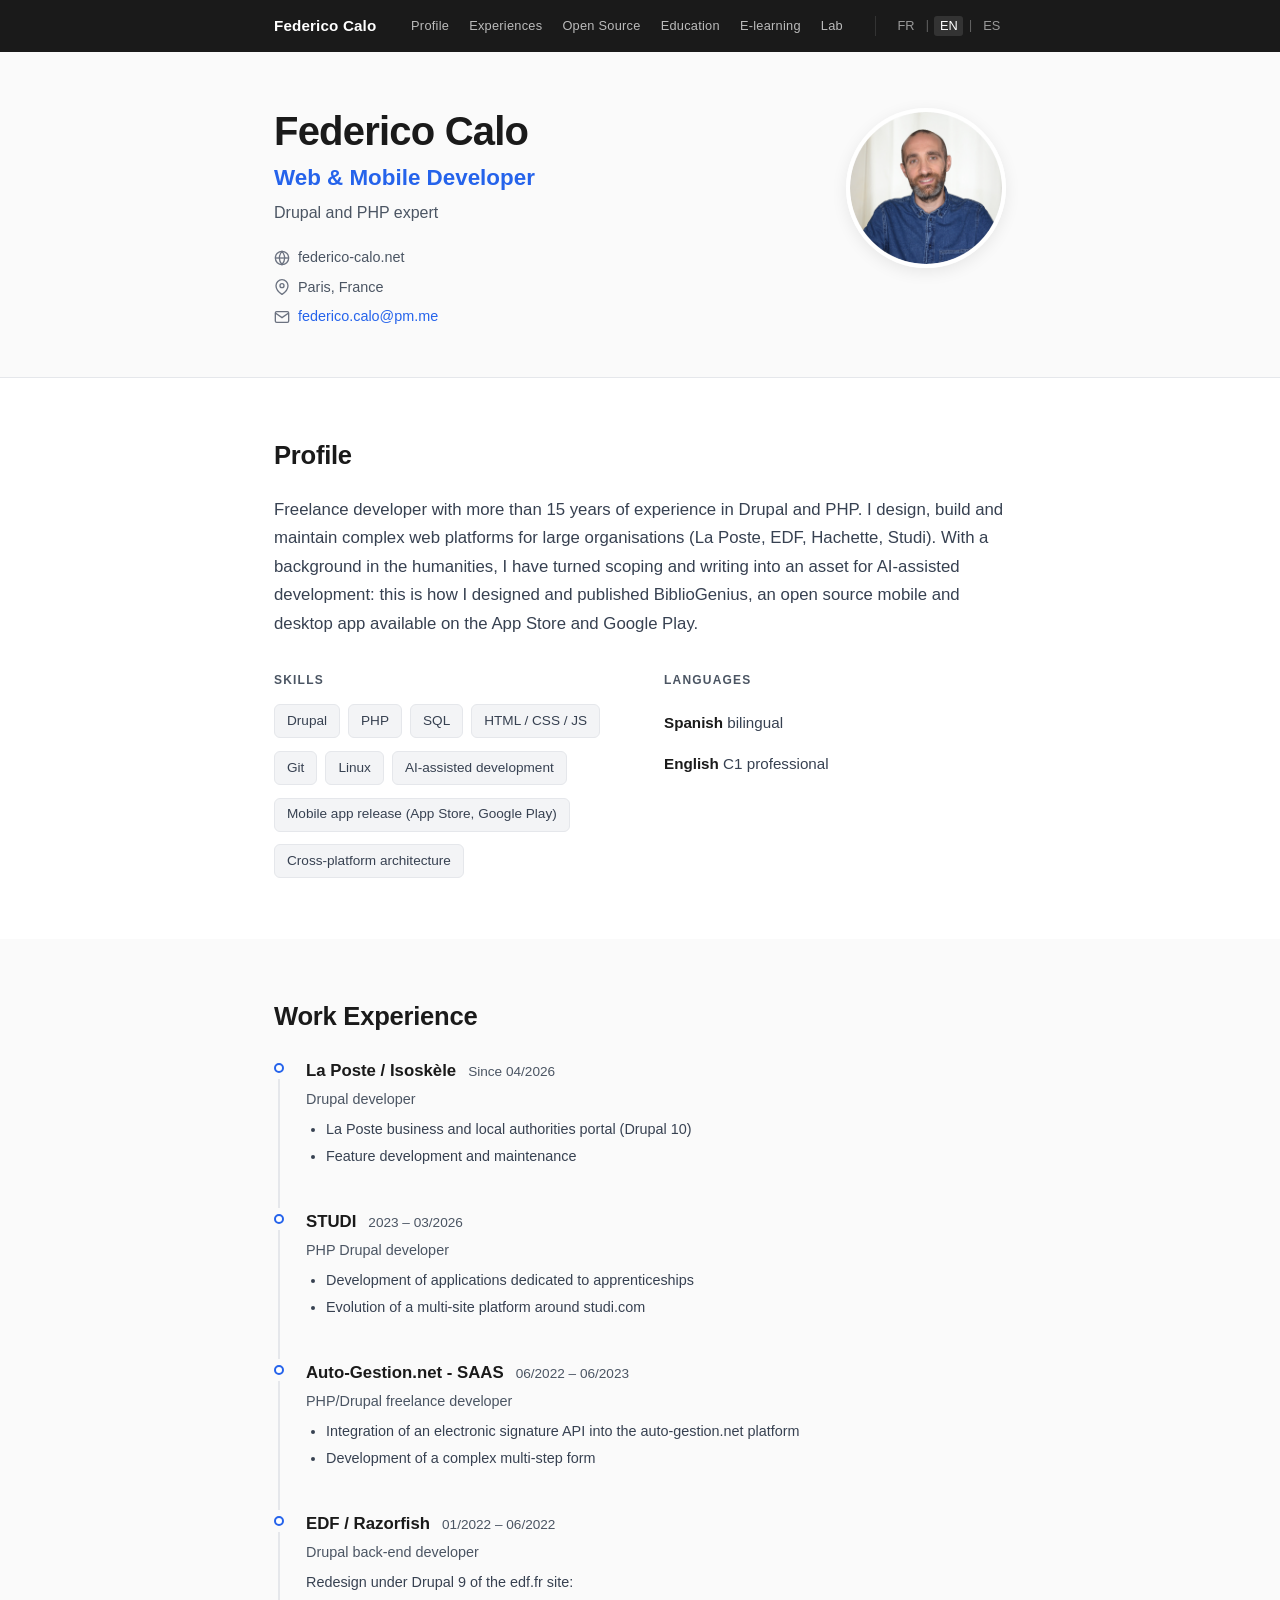
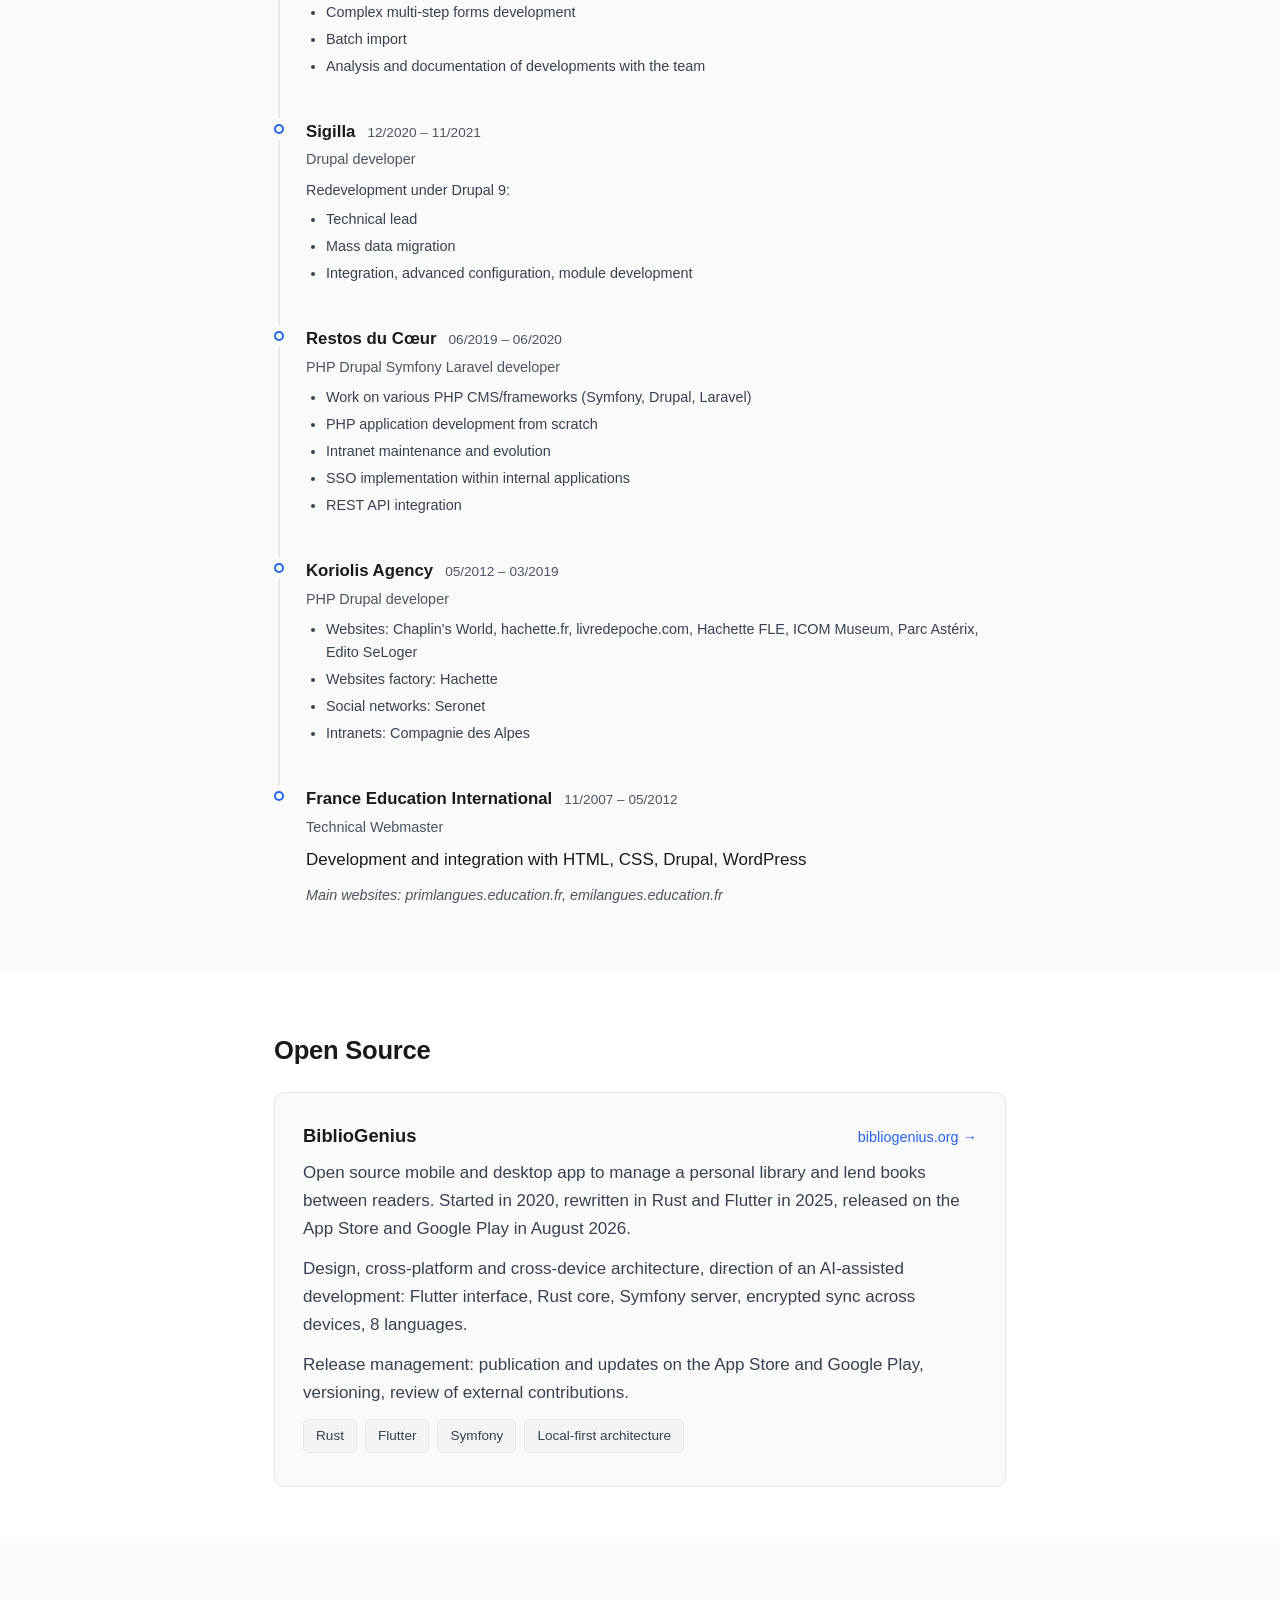
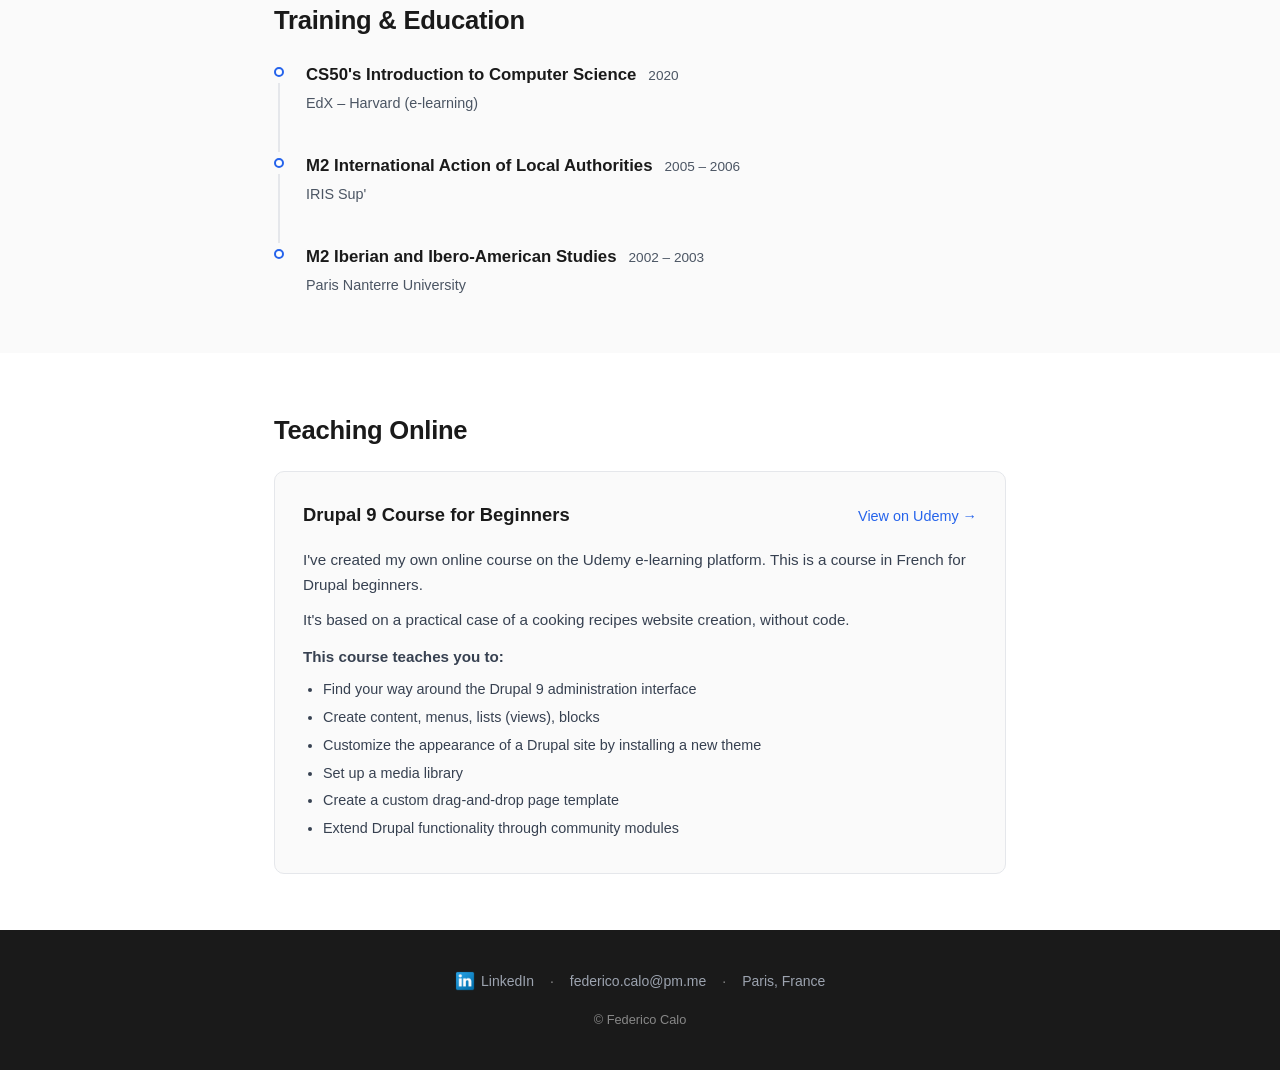
<file: index.html>
<!DOCTYPE html>
<html lang="fr">
<head>
  <meta charset="UTF-8">
  <meta name="viewport" content="width=device-width, initial-scale=1.0">
  <meta id="meta-description" name="description" content="Federico Calo, concepteur développeur web et mobile à Paris. Plus de 15 ans d'expérience sur Drupal et PHP. Conception, développement et maintenance de plateformes web complexes, développement assisté par IA.">
  <title>Federico Calo - Concepteur développeur web et mobile | Drupal, PHP | Paris</title>
  <link rel="canonical" href="https://federico-calo.net/">
  <link rel="icon" type="image/x-icon" href="favicon.ico">

  <!-- Open Graph -->
  <meta property="og:type" content="website">
  <meta property="og:title" content="Federico Calo, concepteur développeur web et mobile">
  <meta property="og:description" content="Plus de 15 ans d'expérience sur Drupal et PHP. Conception, développement et maintenance de plateformes web complexes, développement assisté par IA. Paris.">
  <meta property="og:url" content="https://federico-calo.net/">
  <meta property="og:site_name" content="Federico Calo">
  <meta property="og:locale" content="fr_FR">
  <meta property="og:locale:alternate" content="en_US">
  <meta property="og:locale:alternate" content="es_ES">
  <meta property="og:image" content="https://federico-calo.net/assets/img/federico-calo.png">
  <meta property="og:image:width" content="160">
  <meta property="og:image:height" content="160">
  <meta property="og:image:alt" content="Federico Calo, concepteur développeur web et mobile">

  <!-- Twitter Card -->
  <meta name="twitter:card" content="summary">
  <meta name="twitter:title" content="Federico Calo, concepteur développeur web et mobile">
  <meta name="twitter:description" content="Plus de 15 ans d'expérience sur Drupal et PHP. Paris, France.">
  <meta name="twitter:image" content="https://federico-calo.net/assets/img/federico-calo.png">

  <!-- JSON-LD Structured Data -->
  <script type="application/ld+json">
  {
    "@context": "https://schema.org",
    "@type": "Person",
    "name": "Federico Calo",
    "url": "https://federico-calo.net",
    "image": "https://federico-calo.net/assets/img/federico-calo.png",
    "jobTitle": "Concepteur développeur web et mobile",
    "description": "Concepteur développeur web et mobile, plus de 15 ans d'expérience sur Drupal et PHP.",
    "address": {
      "@type": "PostalAddress",
      "addressLocality": "Paris",
      "addressCountry": "FR"
    },
    "sameAs": [
      "https://www.linkedin.com/in/federicocalo"
    ],
    "knowsAbout": ["Drupal", "PHP", "SQL", "JavaScript", "HTML", "CSS", "Git", "Linux"],
    "knowsLanguage": [
      {"@type": "Language", "name": "French", "alternateName": "fr"},
      {"@type": "Language", "name": "Spanish", "alternateName": "es"},
      {"@type": "Language", "name": "English", "alternateName": "en"}
    ],
    "alumniOf": [
      {"@type": "CollegeOrUniversity", "name": "IRIS Sup'"},
      {"@type": "CollegeOrUniversity", "name": "Université Paris Nanterre"}
    ],
    "worksFor": {
      "@type": "Organization",
      "name": "La Poste"
    }
  }
  </script>

  <link rel="stylesheet" href="css/style.css">
</head>
<body class="lang-fr">

  <a href="#main-content" class="skip-link">Aller au contenu principal</a>
  <div id="lang-announce" role="status" aria-live="polite" class="sr-only"></div>

  <!-- Navigation -->
  <nav id="navbar" aria-label="Navigation principale">
    <div class="nav-container">
      <a href="#hero" class="nav-brand">Federico Calo</a>
      <button class="nav-toggle" aria-label="Ouvrir le menu de navigation" aria-expanded="false" aria-controls="nav-links">
        <span></span>
        <span></span>
        <span></span>
      </button>
      <div class="nav-links" id="nav-links">
        <a href="#about" data-lang="fr">Profil</a>
        <a href="#about" data-lang="en" lang="en">Profile</a>
        <a href="#about" data-lang="es" lang="es">Perfil</a>
        <a href="#experiences" data-lang="fr">Expériences</a>
        <a href="#experiences" data-lang="en" lang="en">Experiences</a>
        <a href="#experiences" data-lang="es" lang="es">Experiencias</a>
        <a href="#opensource" lang="en">Open Source</a>
        <a href="#education" data-lang="fr">Formation</a>
        <a href="#education" data-lang="en" lang="en">Education</a>
        <a href="#education" data-lang="es" lang="es">Formación</a>
        <a href="#elearning" lang="en">E-learning</a>
        <a href="labo.html" data-lang="fr">Labo</a>
        <a href="labo.html" data-lang="en" lang="en">Lab</a>
        <a href="labo.html" data-lang="es" lang="es">Labo</a>
        <div class="lang-switcher" role="group" aria-label="Choix de la langue">
          <button data-set-lang="fr" class="lang-btn active" aria-label="Français" aria-pressed="true">FR</button>
          <span class="lang-sep" aria-hidden="true">|</span>
          <button data-set-lang="en" class="lang-btn" aria-label="English" aria-pressed="false">EN</button>
          <span class="lang-sep" aria-hidden="true">|</span>
          <button data-set-lang="es" class="lang-btn" aria-label="Español" aria-pressed="false">ES</button>
        </div>
      </div>
    </div>
  </nav>

  <!-- Hero / Header -->
  <header id="hero">
    <div class="container">
      <div class="hero-content">
        <div class="hero-text">
          <h1>Federico Calo</h1>
          <p class="hero-title" data-lang="fr">Concepteur développeur web et mobile</p>
          <p class="hero-title" data-lang="en" lang="en">Web &amp; Mobile Developer</p>
          <p class="hero-title" data-lang="es" lang="es">Desarrollador web y móvil</p>
          <p class="hero-subtitle" data-lang="fr">Expert Drupal et PHP</p>
          <p class="hero-subtitle" data-lang="en" lang="en">Drupal and PHP expert</p>
          <p class="hero-subtitle" data-lang="es" lang="es">Experto en Drupal y PHP</p>
          <div class="hero-meta">
            <span class="hero-meta-item">
              <svg aria-hidden="true" focusable="false" width="16" height="16" viewBox="0 0 24 24" fill="none" stroke="currentColor" stroke-width="2"><circle cx="12" cy="12" r="10"/><line x1="2" y1="12" x2="22" y2="12"/><path d="M12 2a15.3 15.3 0 0 1 4 10 15.3 15.3 0 0 1-4 10 15.3 15.3 0 0 1-4-10 15.3 15.3 0 0 1 4-10z"/></svg>
              federico-calo.net
            </span>
            <span class="hero-meta-item">
              <svg aria-hidden="true" focusable="false" width="16" height="16" viewBox="0 0 24 24" fill="none" stroke="currentColor" stroke-width="2"><path d="M21 10c0 7-9 13-9 13s-9-6-9-13a9 9 0 0 1 18 0z"/><circle cx="12" cy="10" r="3"/></svg>
              <span data-lang="fr">Paris, France</span>
              <span data-lang="en" lang="en">Paris, France</span>
              <span data-lang="es" lang="es">París, Francia</span>
            </span>
            <span class="hero-meta-item" id="email-placeholder">
              <svg aria-hidden="true" focusable="false" width="16" height="16" viewBox="0 0 24 24" fill="none" stroke="currentColor" stroke-width="2"><path d="M4 4h16c1.1 0 2 .9 2 2v12c0 1.1-.9 2-2 2H4c-1.1 0-2-.9-2-2V6c0-1.1.9-2 2-2z"/><polyline points="22,6 12,13 2,6"/></svg>
            </span>
          </div>
        </div>
        <div class="hero-photo">
          <img src="assets/img/federico-calo.png" alt="Photo de Federico Calo" width="160" height="160">
        </div>
      </div>
    </div>
  </header>

  <main id="main-content">

    <!-- About / Profile -->
    <section id="about">
      <div class="container">
        <h2 data-lang="fr">Profil</h2>
        <h2 data-lang="en" lang="en">Profile</h2>
        <h2 data-lang="es" lang="es">Perfil</h2>

        <p class="section-intro" data-lang="fr">Développeur indépendant, plus de 15 ans d'expérience sur Drupal et PHP. Je conçois, développe et maintiens des plateformes web complexes pour des grands comptes (La Poste, EDF, Hachette, Studi). Formé aux sciences humaines, j'ai fait du cadrage et de la rédaction un atout pour le développement assisté par IA : c'est ainsi que j'ai conçu et publié BiblioGenius, une application open source mobile et desktop disponible sur l'App Store et Google Play.</p>
        <p class="section-intro" data-lang="en" lang="en">Freelance developer with more than 15 years of experience in Drupal and PHP. I design, build and maintain complex web platforms for large organisations (La Poste, EDF, Hachette, Studi). With a background in the humanities, I have turned scoping and writing into an asset for AI-assisted development: this is how I designed and published BiblioGenius, an open source mobile and desktop app available on the App Store and Google Play.</p>
        <p class="section-intro" data-lang="es" lang="es">Desarrollador independiente con más de 15 años de experiencia en Drupal y PHP. Diseño, desarrollo y mantengo plataformas web complejas para grandes organizaciones (La Poste, EDF, Hachette, Studi). Con una formación en humanidades, he convertido la definición de requisitos y la redacción en una ventaja para el desarrollo asistido por IA: así he diseñado y publicado BiblioGenius, una aplicación de código abierto móvil y de escritorio disponible en App Store y Google Play.</p>

        <div class="two-col">
          <div>
            <h3 data-lang="fr">Compétences</h3>
            <h3 data-lang="en" lang="en">Skills</h3>
            <h3 data-lang="es" lang="es">Competencias</h3>
            <ul class="tag-list">
              <li>Drupal</li>
              <li>PHP</li>
              <li>SQL</li>
              <li>HTML / CSS / JS</li>
              <li>Git</li>
              <li>Linux</li>
              <li data-lang="fr">Développement assisté par IA</li>
              <li data-lang="en" lang="en">AI-assisted development</li>
              <li data-lang="es" lang="es">Desarrollo asistido por IA</li>
              <li data-lang="fr">Publication d'applications mobiles (App Store, Google Play)</li>
              <li data-lang="en" lang="en">Mobile app release (App Store, Google Play)</li>
              <li data-lang="es" lang="es">Publicación de aplicaciones móviles (App Store, Google Play)</li>
              <li data-lang="fr">Architecture multiplateforme</li>
              <li data-lang="en" lang="en">Cross-platform architecture</li>
              <li data-lang="es" lang="es">Arquitectura multiplataforma</li>
            </ul>
          </div>
          <div>
            <h3 data-lang="fr">Langues</h3>
            <h3 data-lang="en" lang="en">Languages</h3>
            <h3 data-lang="es" lang="es">Idiomas</h3>
            <ul class="detail-list" data-lang="fr">
              <li><strong>Espagnol</strong> bilingue</li>
              <li><strong>Anglais</strong> C1 professionnel</li>
            </ul>
            <ul class="detail-list" data-lang="en" lang="en">
              <li><strong>Spanish</strong> bilingual</li>
              <li><strong>English</strong> C1 professional</li>
            </ul>
            <ul class="detail-list" data-lang="es" lang="es">
              <li><strong>Español</strong> bilingüe</li>
              <li><strong>Inglés</strong> C1 profesional</li>
            </ul>
          </div>
        </div>
      </div>
    </section>

    <!-- Experiences -->
    <section id="experiences" class="section-alt">
      <div class="container">
        <h2 data-lang="fr">Expériences professionnelles</h2>
        <h2 data-lang="en" lang="en">Work Experience</h2>
        <h2 data-lang="es" lang="es">Experiencia profesional</h2>

        <div class="timeline">

          <!-- La Poste -->
          <div class="timeline-item">
            <div class="timeline-dot"></div>
            <div class="timeline-content">
              <div class="timeline-header">
                <h3>La Poste / Isoskèle</h3>
                <span class="timeline-date" data-lang="fr">Depuis 04/2026</span>
                <span class="timeline-date" data-lang="en" lang="en">Since 04/2026</span>
                <span class="timeline-date" data-lang="es" lang="es">Desde 04/2026</span>
              </div>
              <p class="timeline-role" data-lang="fr">Développeur Drupal</p>
              <p class="timeline-role" data-lang="en" lang="en">Drupal developer</p>
              <p class="timeline-role" data-lang="es" lang="es">Desarrollador Drupal</p>
              <ul data-lang="fr">
                <li>Portail La Poste Entreprise &amp; Collectivités (Drupal 10)</li>
                <li>Développement d'évolutions et maintenance</li>
              </ul>
              <ul data-lang="en" lang="en">
                <li>La Poste business and local authorities portal (Drupal 10)</li>
                <li>Feature development and maintenance</li>
              </ul>
              <ul data-lang="es" lang="es">
                <li>Portal de La Poste para empresas y administraciones locales (Drupal 10)</li>
                <li>Desarrollo de nuevas funcionalidades y mantenimiento</li>
              </ul>
            </div>
          </div>

          <!-- STUDI -->
          <div class="timeline-item">
            <div class="timeline-dot"></div>
            <div class="timeline-content">
              <div class="timeline-header">
                <h3>STUDI</h3>
                <span class="timeline-date">2023 – 03/2026</span>
              </div>
              <p class="timeline-role" data-lang="fr">Développeur PHP Drupal</p>
              <p class="timeline-role" data-lang="en" lang="en">PHP Drupal developer</p>
              <p class="timeline-role" data-lang="es" lang="es">Desarrollador PHP Drupal</p>
              <ul data-lang="fr">
                <li>Plateforme alternance</li>
                <li>Multi-sites autour de studi.com</li>
              </ul>
              <ul data-lang="en" lang="en">
                <li>Development of applications dedicated to apprenticeships</li>
                <li>Evolution of a multi-site platform around studi.com</li>
              </ul>
              <ul data-lang="es" lang="es">
                <li>Plataforma de formación en alternancia</li>
                <li>Multi-sitios en torno a studi.com</li>
              </ul>
            </div>
          </div>

          <!-- Auto-Gestion.net -->
          <div class="timeline-item">
            <div class="timeline-dot"></div>
            <div class="timeline-content">
              <div class="timeline-header">
                <h3>Auto-Gestion.net - SAAS</h3>
                <span class="timeline-date">06/2022 – 06/2023</span>
              </div>
              <p class="timeline-role" data-lang="fr">Développeur PHP/Drupal</p>
              <p class="timeline-role" data-lang="en" lang="en">PHP/Drupal freelance developer</p>
              <p class="timeline-role" data-lang="es" lang="es">Desarrollador PHP/Drupal freelance</p>
              <ul data-lang="fr">
                <li>Intégration d'une API de signature électronique à la plate-forme auto-gestion.net</li>
                <li>Développement d'un formulaire multi-étapes complexe</li>
              </ul>
              <ul data-lang="en" lang="en">
                <li>Integration of an electronic signature API into the auto-gestion.net platform</li>
                <li>Development of a complex multi-step form</li>
              </ul>
              <ul data-lang="es" lang="es">
                <li>Integración de una API de firma electrónica en la plataforma auto-gestion.net</li>
                <li>Desarrollo de un formulario multi-etapas complejo</li>
              </ul>
            </div>
          </div>

          <!-- EDF / Razorfish -->
          <div class="timeline-item">
            <div class="timeline-dot"></div>
            <div class="timeline-content">
              <div class="timeline-header">
                <h3>EDF / Razorfish</h3>
                <span class="timeline-date">01/2022 – 06/2022</span>
              </div>
              <p class="timeline-role" data-lang="fr">Développeur back-end PHP/Drupal</p>
              <p class="timeline-role" data-lang="en" lang="en">Drupal back-end developer</p>
              <p class="timeline-role" data-lang="es" lang="es">Desarrollador back-end PHP/Drupal</p>
              <p class="timeline-context" data-lang="fr">Refonte sous Drupal 9 du site edf.fr&nbsp;:</p>
              <p class="timeline-context" data-lang="en" lang="en">Redesign under Drupal 9 of the edf.fr site:</p>
              <p class="timeline-context" data-lang="es" lang="es">Rediseño bajo Drupal 9 del sitio edf.fr:</p>
              <ul data-lang="fr">
                <li>Développement de plusieurs formulaires multi-étapes complexes</li>
                <li>Import de données en batchs</li>
                <li>Analyse et précisions des développements avec l'équipe</li>
              </ul>
              <ul data-lang="en" lang="en">
                <li>Complex multi-step forms development</li>
                <li>Batch import</li>
                <li>Analysis and documentation of developments with the team</li>
              </ul>
              <ul data-lang="es" lang="es">
                <li>Desarrollo de formularios multi-etapas complejos</li>
                <li>Importación de datos por lotes</li>
                <li>Análisis y documentación de desarrollos con el equipo</li>
              </ul>
            </div>
          </div>

          <!-- Sigilla -->
          <div class="timeline-item">
            <div class="timeline-dot"></div>
            <div class="timeline-content">
              <div class="timeline-header">
                <h3>Sigilla</h3>
                <span class="timeline-date">12/2020 – 11/2021</span>
              </div>
              <p class="timeline-role" data-lang="fr">Développeur PHP/Drupal</p>
              <p class="timeline-role" data-lang="en" lang="en">Drupal developer</p>
              <p class="timeline-role" data-lang="es" lang="es">Desarrollador PHP/Drupal</p>
              <p class="timeline-context" data-lang="fr">Refonte sous Drupal 9 du site sigilla.org&nbsp;:</p>
              <p class="timeline-context" data-lang="en" lang="en">Redevelopment under Drupal 9:</p>
              <p class="timeline-context" data-lang="es" lang="es">Rediseño bajo Drupal 9 del sitio sigilla.org:</p>
              <ul data-lang="fr">
                <li>Pilotage technique</li>
                <li>Migration en masse de données</li>
                <li>Développement d'évolutions</li>
              </ul>
              <ul data-lang="en" lang="en">
                <li>Technical lead</li>
                <li>Mass data migration</li>
                <li>Integration, advanced configuration, module development</li>
              </ul>
              <ul data-lang="es" lang="es">
                <li>Dirección técnica</li>
                <li>Migración masiva de datos</li>
                <li>Integración, configuración avanzada, desarrollo de módulos</li>
              </ul>
            </div>
          </div>

          <!-- Restos du Coeur -->
          <div class="timeline-item">
            <div class="timeline-dot"></div>
            <div class="timeline-content">
              <div class="timeline-header">
                <h3>Restos du C&oelig;ur</h3>
                <span class="timeline-date">06/2019 – 06/2020</span>
              </div>
              <p class="timeline-role" data-lang="fr">Développeur PHP Drupal Symfony Laravel</p>
              <p class="timeline-role" data-lang="en" lang="en">PHP Drupal Symfony Laravel developer</p>
              <p class="timeline-role" data-lang="es" lang="es">Desarrollador PHP Drupal Symfony Laravel</p>
              <ul data-lang="fr">
                <li>Interventions sur différents CMS/frameworks PHP (Symfony, Drupal, Laravel)</li>
                <li>Développement d'applications PHP from scratch</li>
                <li>Maintenance et évolution de l'intranet</li>
                <li>Implémentation du SSO au sein d'applications internes</li>
                <li>Intégration d'une API REST</li>
              </ul>
              <ul data-lang="en" lang="en">
                <li>Work on various PHP CMS/frameworks (Symfony, Drupal, Laravel)</li>
                <li>PHP application development from scratch</li>
                <li>Intranet maintenance and evolution</li>
                <li>SSO implementation within internal applications</li>
                <li>REST API integration</li>
              </ul>
              <ul data-lang="es" lang="es">
                <li>Intervenciones en diversos CMS/frameworks PHP (Symfony, Drupal, Laravel)</li>
                <li>Desarrollo de aplicaciones PHP desde cero</li>
                <li>Mantenimiento y evolución de la intranet</li>
                <li>Implementación de SSO en aplicaciones internas</li>
                <li>Integración de API REST</li>
              </ul>
            </div>
          </div>

          <!-- Koriolis -->
          <div class="timeline-item">
            <div class="timeline-dot"></div>
            <div class="timeline-content">
              <div class="timeline-header">
                <h3 data-lang="fr">Agence Koriolis</h3>
                <h3 data-lang="en" lang="en">Koriolis Agency</h3>
                <h3 data-lang="es" lang="es">Agencia Koriolis</h3>
                <span class="timeline-date">05/2012 – 03/2019</span>
              </div>
              <p class="timeline-role" data-lang="fr">Développeur PHP Drupal</p>
              <p class="timeline-role" data-lang="en" lang="en">PHP Drupal developer</p>
              <p class="timeline-role" data-lang="es" lang="es">Desarrollador PHP Drupal</p>
              <ul data-lang="fr">
                <li>Sites web&nbsp;: Chaplin's World, hachette.fr, livredepoche.com, Hachette FLE, ICOM Museum, Parc Astérix, Edito SeLoger</li>
                <li>Usine à sites&nbsp;: Hachette</li>
                <li>Réseaux sociaux&nbsp;: Seronet</li>
                <li>Intranet&nbsp;: Compagnie des Alpes</li>
              </ul>
              <ul data-lang="en" lang="en">
                <li>Websites: Chaplin's World, hachette.fr, livredepoche.com, Hachette FLE, ICOM Museum, Parc Astérix, Edito SeLoger</li>
                <li>Websites factory: Hachette</li>
                <li>Social networks: Seronet</li>
                <li>Intranets: Compagnie des Alpes</li>
              </ul>
              <ul data-lang="es" lang="es">
                <li>Sitios web: Chaplin's World, hachette.fr, livredepoche.com, Hachette FLE, ICOM Museum, Parc Astérix, Edito SeLoger</li>
                <li>Fábrica de sitios: Hachette</li>
                <li>Redes sociales: Seronet</li>
                <li>Intranet: Compagnie des Alpes</li>
              </ul>
            </div>
          </div>

          <!-- France Education International -->
          <div class="timeline-item">
            <div class="timeline-dot"></div>
            <div class="timeline-content">
              <div class="timeline-header">
                <h3>France Education International</h3>
                <span class="timeline-date">11/2007 – 05/2012</span>
              </div>
              <p class="timeline-role" data-lang="fr">Concepteur web – Webmestre technique</p>
              <p class="timeline-role" data-lang="en" lang="en">Technical Webmaster</p>
              <p class="timeline-role" data-lang="es" lang="es">Diseñador web – Webmaster técnico</p>
              <p data-lang="fr">Développement et intégration avec HTML, CSS, Drupal, WordPress</p>
              <p data-lang="en" lang="en">Development and integration with HTML, CSS, Drupal, WordPress</p>
              <p data-lang="es" lang="es">Desarrollo e integración con HTML, CSS, Drupal, WordPress</p>
              <p class="timeline-sites" data-lang="fr">Principaux sites&nbsp;: primlangues.education.fr, emilangues.education.fr</p>
              <p class="timeline-sites" data-lang="en" lang="en">Main websites: primlangues.education.fr, emilangues.education.fr</p>
              <p class="timeline-sites" data-lang="es" lang="es">Sitios principales: primlangues.education.fr, emilangues.education.fr</p>
            </div>
          </div>

        </div>
      </div>
    </section>

    <!-- Open Source -->
    <section id="opensource">
      <div class="container">
        <h2 lang="en">Open Source</h2>

        <div class="project-card">
          <div class="project-header">
            <h3>BiblioGenius</h3>
            <a href="https://bibliogenius.org" target="_blank" rel="noopener" class="project-link">
              bibliogenius.org
              <span class="sr-only" data-lang="fr"> (nouvelle fenêtre)</span>
              <span class="sr-only" data-lang="en" lang="en"> (new window)</span>
              <span class="sr-only" data-lang="es" lang="es"> (nueva ventana)</span>
              <span aria-hidden="true"> &rarr;</span>
            </a>
          </div>
          <p class="project-desc" data-lang="fr">Application mobile et desktop open source pour gérer sa bibliothèque et prêter ses livres entre lecteurs. Projet né en 2020, réécrit en Rust et Flutter en 2025, publié sur l'App Store et Google Play en août 2026.</p>
          <p class="project-desc" data-lang="en" lang="en">Open source mobile and desktop app to manage a personal library and lend books between readers. Started in 2020, rewritten in Rust and Flutter in 2025, released on the App Store and Google Play in August 2026.</p>
          <p class="project-desc" data-lang="es" lang="es">Aplicación móvil y de escritorio de código abierto para gestionar una biblioteca personal y prestar libros entre lectores. Proyecto nacido en 2020, reescrito en Rust y Flutter en 2025, publicado en App Store y Google Play en agosto de 2026.</p>
          <p class="project-desc" data-lang="fr">Conception, architecture multiplateforme et multi-appareils, pilotage d'un développement assisté par IA : interface Flutter, cœur Rust, serveur Symfony, synchronisation chiffrée entre appareils, 8 langues.</p>
          <p class="project-desc" data-lang="en" lang="en">Design, cross-platform and cross-device architecture, direction of an AI-assisted development: Flutter interface, Rust core, Symfony server, encrypted sync across devices, 8 languages.</p>
          <p class="project-desc" data-lang="es" lang="es">Diseño, arquitectura multiplataforma y multidispositivo, dirección de un desarrollo asistido por IA: interfaz Flutter, núcleo Rust, servidor Symfony, sincronización cifrada entre dispositivos, 8 idiomas.</p>
          <p class="project-desc" data-lang="fr">Mise en production : publication et mises à jour sur l'App Store et Google Play, gestion des versions, revue des contributions externes.</p>
          <p class="project-desc" data-lang="en" lang="en">Release management: publication and updates on the App Store and Google Play, versioning, review of external contributions.</p>
          <p class="project-desc" data-lang="es" lang="es">Puesta en producción: publicación y actualizaciones en App Store y Google Play, gestión de versiones, revisión de contribuciones externas.</p>
          <ul class="tag-list">
            <li>Rust</li>
            <li>Flutter</li>
            <li>Symfony</li>
            <li data-lang="fr">Architecture local-first</li>
            <li data-lang="en" lang="en">Local-first architecture</li>
            <li data-lang="es" lang="es">Arquitectura local-first</li>
          </ul>
        </div>
      </div>
    </section>

    <!-- Education -->
    <section id="education" class="section-alt">
      <div class="container">
        <h2 data-lang="fr">Formation</h2>
        <h2 data-lang="en" lang="en">Training &amp; Education</h2>
        <h2 data-lang="es" lang="es">Formación</h2>

        <div class="timeline">

          <div class="timeline-item">
            <div class="timeline-dot"></div>
            <div class="timeline-content">
              <div class="timeline-header">
                <h3 lang="en">CS50's Introduction to Computer Science</h3>
                <span class="timeline-date">2020</span>
              </div>
              <p class="timeline-institution" lang="en">EdX – Harvard (e-learning)</p>
            </div>
          </div>

          <div class="timeline-item">
            <div class="timeline-dot"></div>
            <div class="timeline-content">
              <div class="timeline-header">
                <h3 data-lang="fr">M2 Action internationale des collectivités locales</h3>
                <h3 data-lang="en" lang="en">M2 International Action of Local Authorities</h3>
                <h3 data-lang="es" lang="es">M2 Acción internacional de las colectividades locales</h3>
                <span class="timeline-date">2005 – 2006</span>
              </div>
              <p class="timeline-institution">IRIS Sup'</p>
            </div>
          </div>

          <div class="timeline-item">
            <div class="timeline-dot"></div>
            <div class="timeline-content">
              <div class="timeline-header">
                <h3 data-lang="fr">M2 Études ibériques et ibéro-américaines</h3>
                <h3 data-lang="en" lang="en">M2 Iberian and Ibero-American Studies</h3>
                <h3 data-lang="es" lang="es">M2 Estudios ibéricos e iberoamericanos</h3>
                <span class="timeline-date">2002 – 2003</span>
              </div>
              <p class="timeline-institution" data-lang="fr">Université Paris Nanterre</p>
              <p class="timeline-institution" data-lang="en" lang="en">Paris Nanterre University</p>
              <p class="timeline-institution" data-lang="es" lang="es">Universidad París Nanterre</p>
            </div>
          </div>

        </div>
      </div>
    </section>

    <!-- E-learning -->
    <section id="elearning">
      <div class="container">
        <h2 data-lang="fr">Formateur en ligne</h2>
        <h2 data-lang="en" lang="en">Teaching Online</h2>
        <h2 data-lang="es" lang="es">Formador en línea</h2>

        <div class="elearning-card">
          <div class="elearning-header">
            <h3 data-lang="fr">Cours Drupal 9 pour débutants</h3>
            <h3 data-lang="en" lang="en">Drupal 9 Course for Beginners</h3>
            <h3 data-lang="es" lang="es">Curso Drupal 9 para principiantes</h3>
            <a href="https://www.udemy.com/course/site-web-drupal-9/?referralCode=A13357A69EE3B459AAE2" target="_blank" rel="noopener" class="elearning-link">
              <span data-lang="fr">Voir sur Udemy</span>
              <span data-lang="en" lang="en">View on Udemy</span>
              <span data-lang="es" lang="es">Ver en Udemy</span>
              <span class="sr-only" data-lang="fr"> (nouvelle fenêtre)</span>
              <span class="sr-only" data-lang="en" lang="en"> (new window)</span>
              <span class="sr-only" data-lang="es" lang="es"> (nueva ventana)</span>
              <span aria-hidden="true"> &rarr;</span>
            </a>
          </div>

          <div data-lang="fr">
            <p>J'ai créé mon propre cours en ligne sur la plate-forme de e-learning Udemy. Il s'agit d'un cours pour des personnes débutant avec Drupal.</p>
            <p>La formation est basée sur un cas pratique de création d'un site web de recettes de cuisine, sans code.</p>
            <p class="elearning-topics-title">Ce cours permet d'apprendre à&nbsp;:</p>
            <ul class="elearning-list">
              <li>Se repérer dans l'interface d'administration de Drupal 9</li>
              <li>Créer des contenus, des menus, des listes (vues), des blocs</li>
              <li>Personnaliser l'habillage d'un site Drupal en installant un nouveau thème</li>
              <li>Mettre en place une bibliothèque de médias</li>
              <li>Créer un gabarit de page sur mesure en glisser-déposer</li>
              <li>Étendre les fonctionnalités de Drupal via les modules communautaires</li>
            </ul>
          </div>

          <div data-lang="en" lang="en">
            <p>I've created my own online course on the Udemy e-learning platform. This is a course in French for Drupal beginners.</p>
            <p>It's based on a practical case of a cooking recipes website creation, without code.</p>
            <p class="elearning-topics-title">This course teaches you to:</p>
            <ul class="elearning-list">
              <li>Find your way around the Drupal 9 administration interface</li>
              <li>Create content, menus, lists (views), blocks</li>
              <li>Customize the appearance of a Drupal site by installing a new theme</li>
              <li>Set up a media library</li>
              <li>Create a custom drag-and-drop page template</li>
              <li>Extend Drupal functionality through community modules</li>
            </ul>
          </div>

          <div data-lang="es" lang="es">
            <p>He creado mi propio curso en línea en la plataforma de e-learning Udemy. Se trata de un curso en francés para personas que empiezan con Drupal.</p>
            <p>La formación se basa en un caso práctico de creación de un sitio web de recetas de cocina, sin código.</p>
            <p class="elearning-topics-title">Este curso permite aprender a:</p>
            <ul class="elearning-list">
              <li>Orientarse en la interfaz de administración de Drupal 9</li>
              <li>Crear contenidos, menús, listas (vistas), bloques</li>
              <li>Personalizar la apariencia de un sitio Drupal instalando un nuevo tema</li>
              <li>Configurar una biblioteca de medios</li>
              <li>Crear una plantilla de página personalizada con arrastrar y soltar</li>
              <li>Extender las funcionalidades de Drupal mediante módulos de la comunidad</li>
            </ul>
          </div>
        </div>
      </div>
    </section>

  </main>

  <!-- Footer -->
  <footer id="footer" aria-label="Informations de contact">
    <div class="container">
      <div class="footer-content">
        <a href="https://www.linkedin.com/in/federicocalo" target="_blank" rel="noopener" class="footer-link">
          <img src="assets/img/linkedin.png" alt="" width="20" height="20">
          LinkedIn
          <span class="sr-only" data-lang="fr"> (nouvelle fenêtre)</span>
          <span class="sr-only" data-lang="en" lang="en"> (new window)</span>
          <span class="sr-only" data-lang="es" lang="es"> (nueva ventana)</span>
        </a>
        <span class="footer-sep" aria-hidden="true">&middot;</span>
        <span class="footer-email" id="footer-email-placeholder"></span>
        <span class="footer-sep" aria-hidden="true">&middot;</span>
        <span data-lang="fr">Paris, France</span>
        <span data-lang="en" lang="en">Paris, France</span>
        <span data-lang="es" lang="es">París, Francia</span>
      </div>
      <p class="footer-copy">&copy; Federico Calo</p>
    </div>
  </footer>

  <script src="js/main.js"></script>
</body>
</html>
</file>
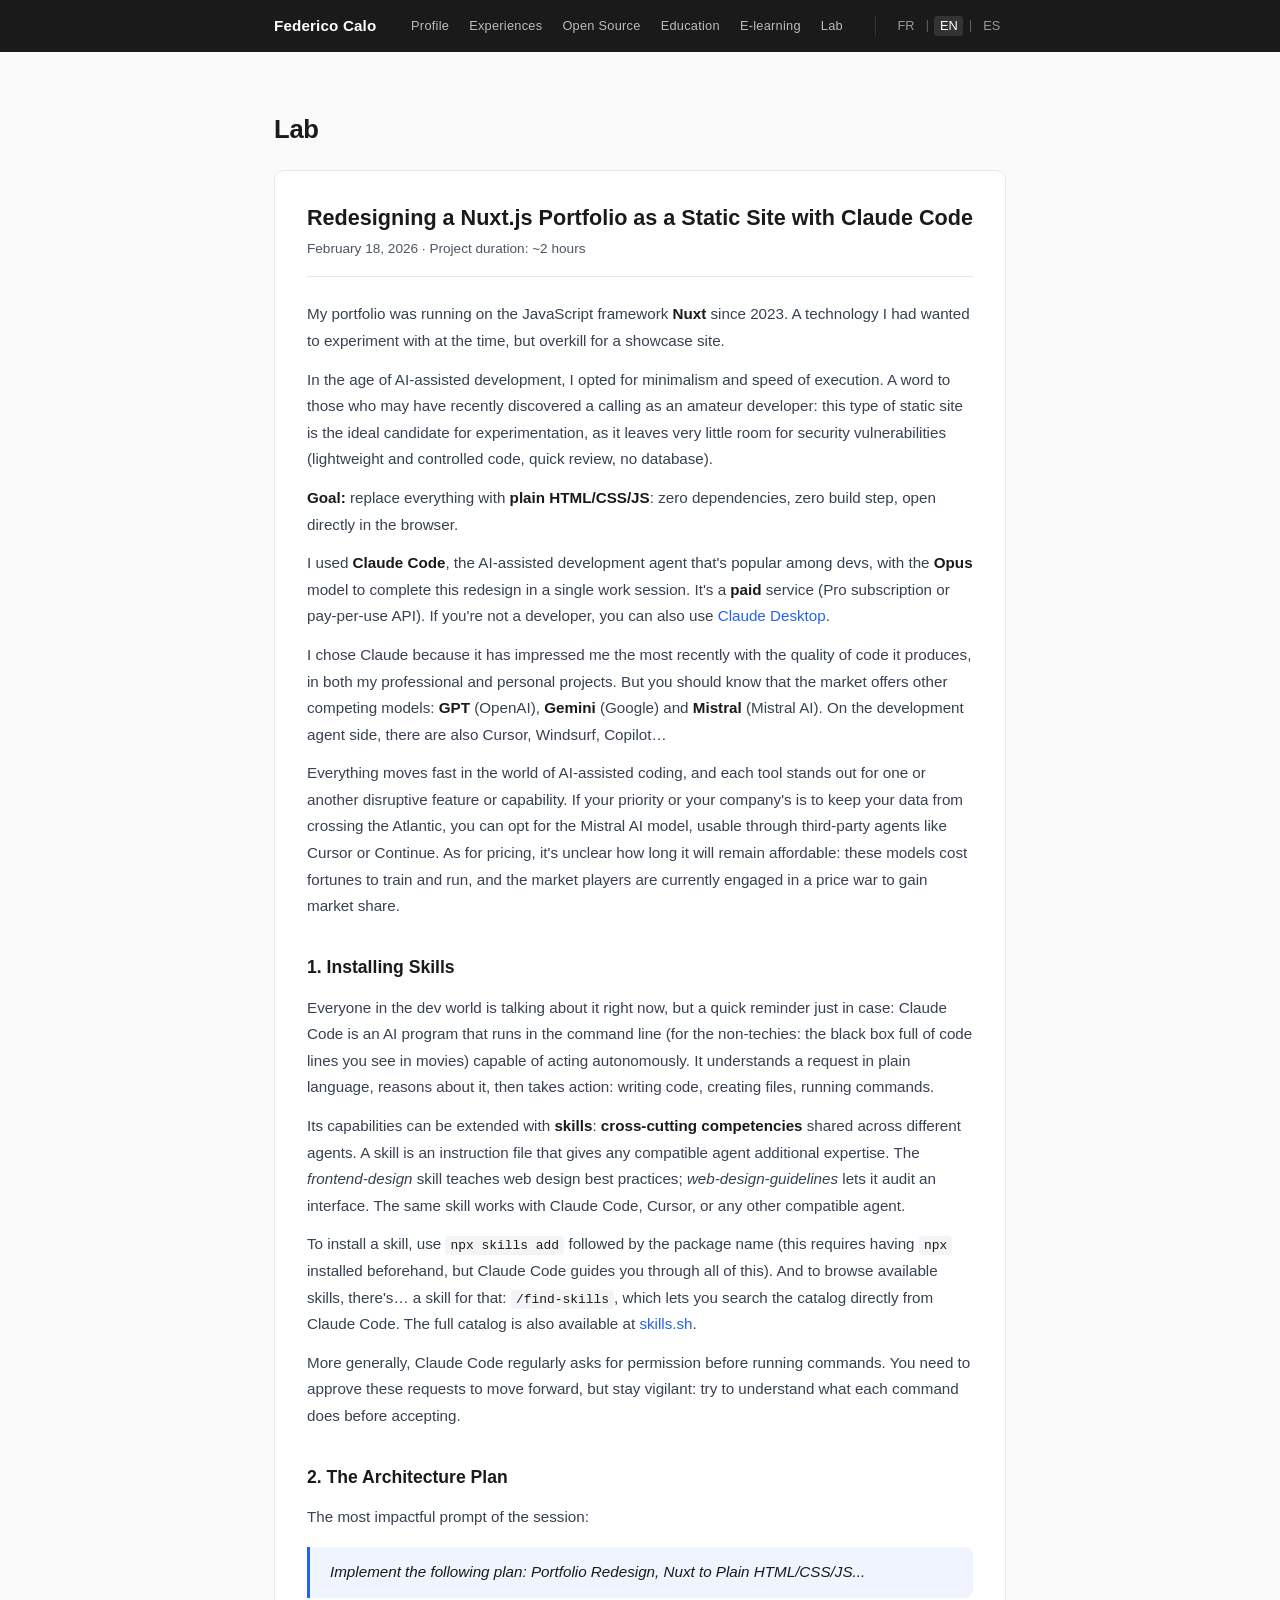
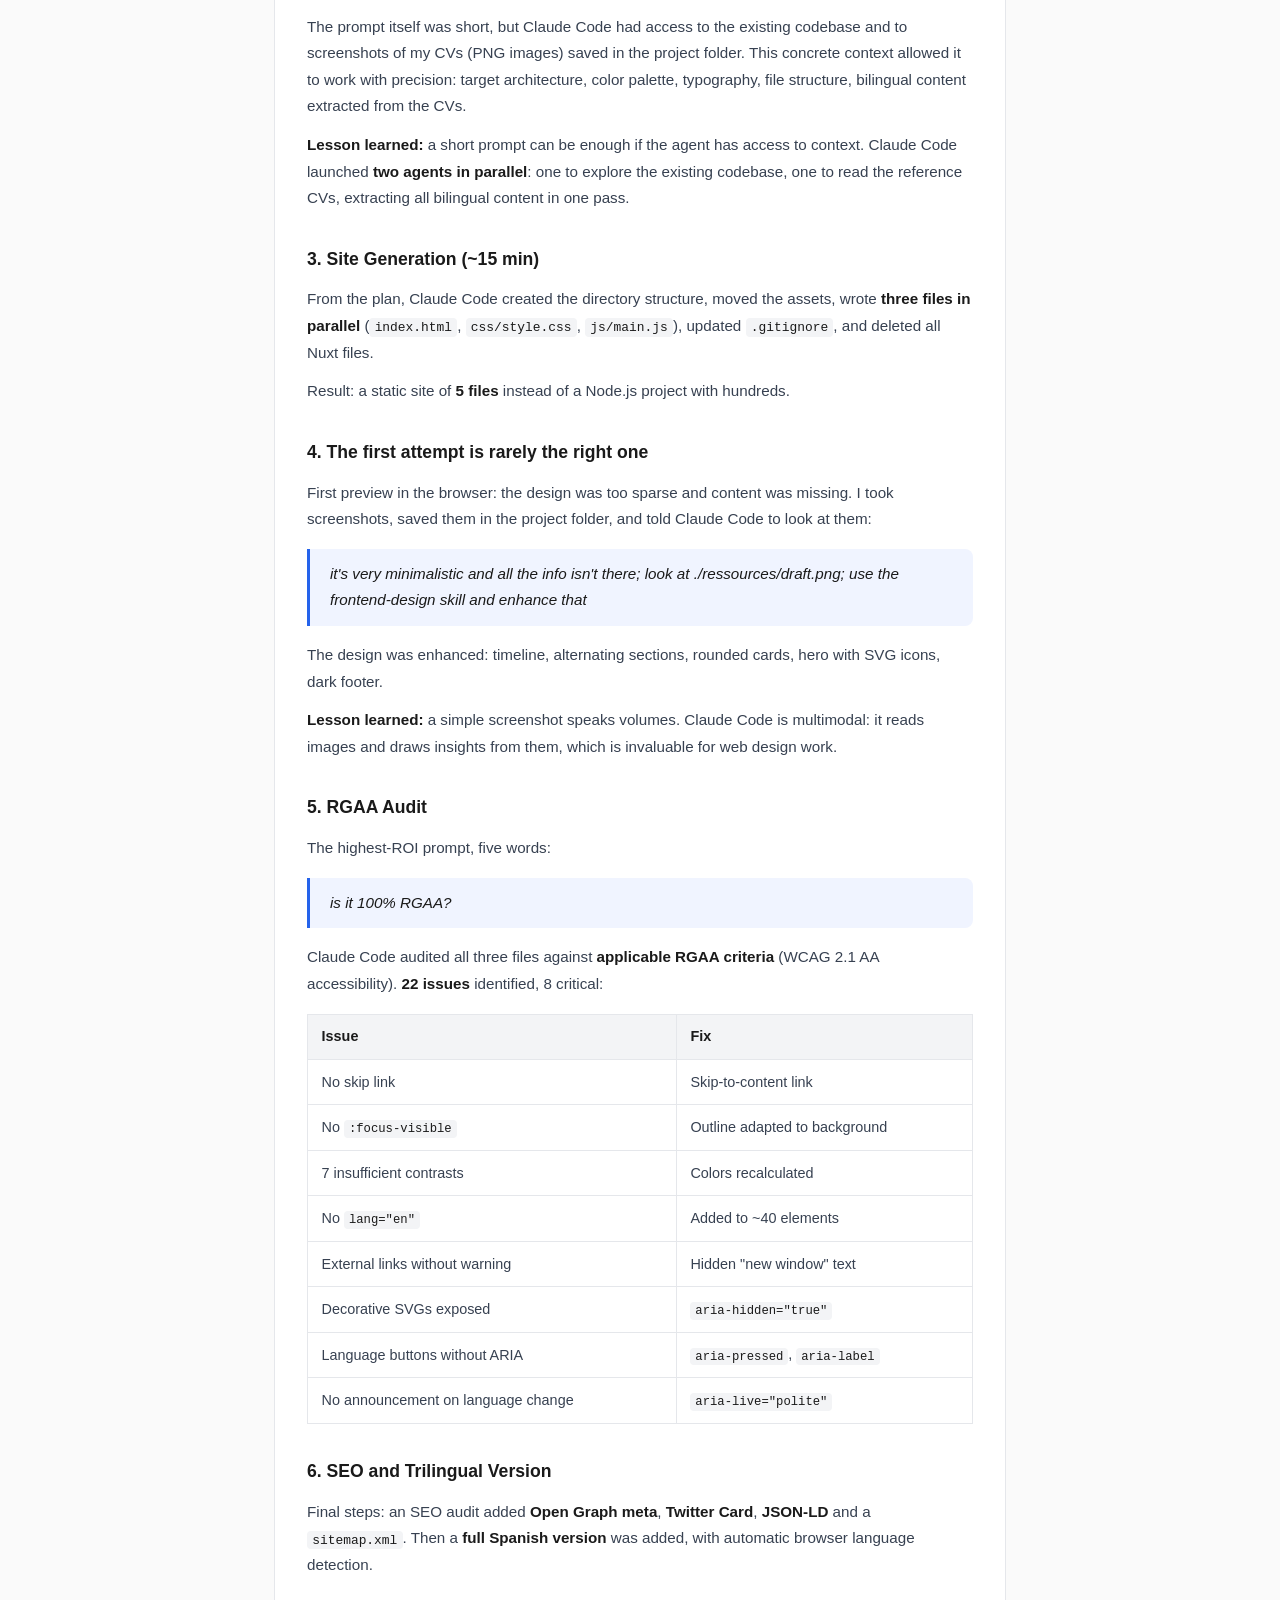
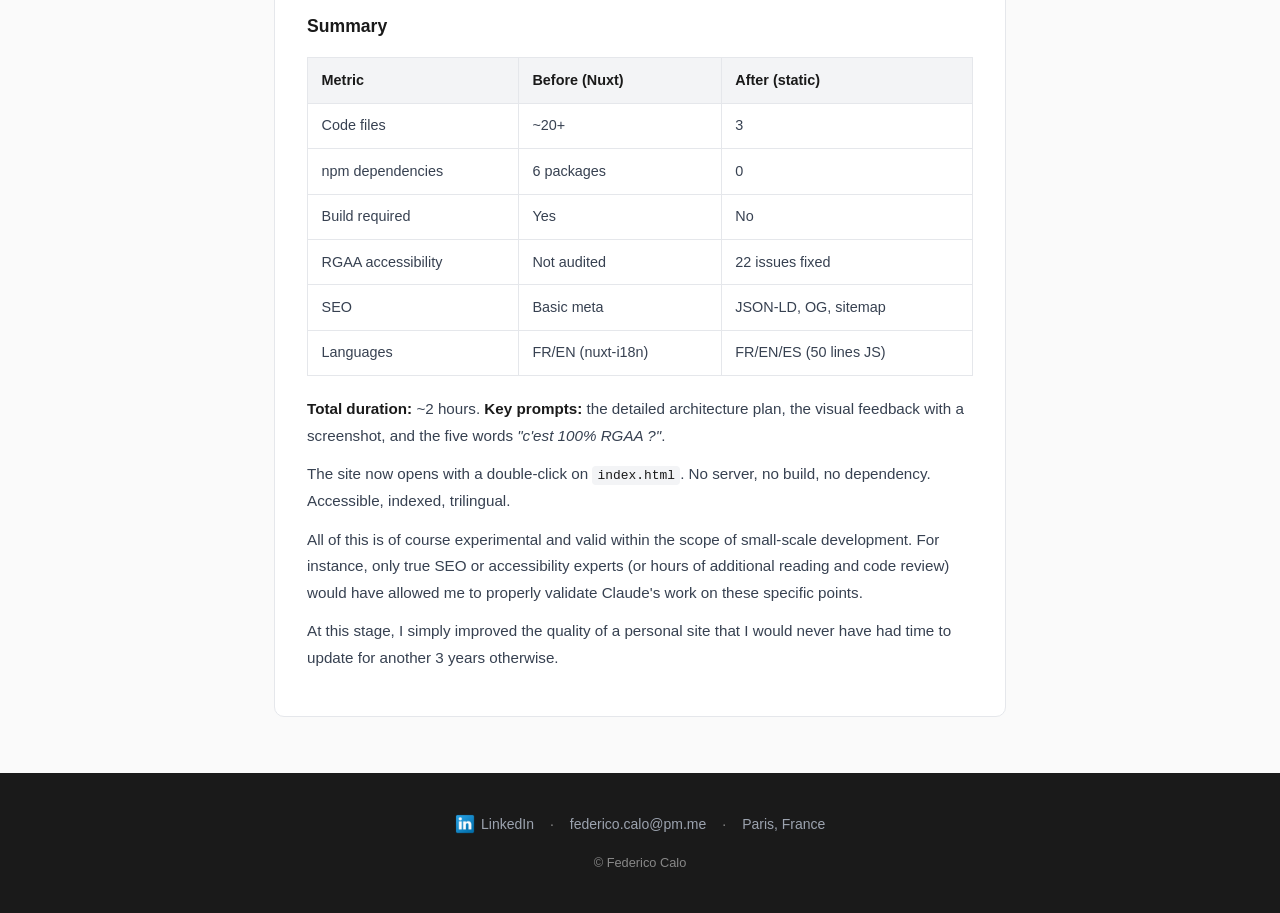
<file: labo.html>
<!DOCTYPE html>
<html lang="fr">
<head>
  <meta charset="UTF-8">
  <meta name="viewport" content="width=device-width, initial-scale=1.0">
  <meta id="meta-description" name="description" content="Federico Calo, concepteur développeur web et mobile à Paris. Plus de 15 ans d'expérience sur Drupal et PHP. Conception, développement et maintenance de plateformes web complexes, développement assisté par IA.">
  <title>Federico Calo - Concepteur développeur web et mobile | Drupal, PHP | Paris</title>
  <link rel="canonical" href="https://federico-calo.net/labo.html">
  <link rel="icon" type="image/x-icon" href="favicon.ico">
  <link rel="stylesheet" href="css/style.css">
</head>
<body class="lang-fr">

  <a href="#main-content" class="skip-link">Aller au contenu principal</a>
  <div id="lang-announce" role="status" aria-live="polite" class="sr-only"></div>

  <!-- Navigation -->
  <nav id="navbar" aria-label="Navigation principale">
    <div class="nav-container">
      <a href="index.html" class="nav-brand">Federico Calo</a>
      <button class="nav-toggle" aria-label="Ouvrir le menu de navigation" aria-expanded="false" aria-controls="nav-links">
        <span></span>
        <span></span>
        <span></span>
      </button>
      <div class="nav-links" id="nav-links">
        <a href="index.html#about" data-lang="fr">Profil</a>
        <a href="index.html#about" data-lang="en" lang="en">Profile</a>
        <a href="index.html#about" data-lang="es" lang="es">Perfil</a>
        <a href="index.html#experiences" data-lang="fr">Expériences</a>
        <a href="index.html#experiences" data-lang="en" lang="en">Experiences</a>
        <a href="index.html#experiences" data-lang="es" lang="es">Experiencias</a>
        <a href="index.html#opensource" lang="en">Open Source</a>
        <a href="index.html#education" data-lang="fr">Formation</a>
        <a href="index.html#education" data-lang="en" lang="en">Education</a>
        <a href="index.html#education" data-lang="es" lang="es">Formación</a>
        <a href="index.html#elearning" lang="en">E-learning</a>
        <a href="labo.html" data-lang="fr">Labo</a>
        <a href="labo.html" data-lang="en" lang="en">Lab</a>
        <a href="labo.html" data-lang="es" lang="es">Labo</a>
        <div class="lang-switcher" role="group" aria-label="Choix de la langue">
          <button data-set-lang="fr" class="lang-btn active" aria-label="Français" aria-pressed="true">FR</button>
          <span class="lang-sep" aria-hidden="true">|</span>
          <button data-set-lang="en" class="lang-btn" aria-label="English" aria-pressed="false">EN</button>
          <span class="lang-sep" aria-hidden="true">|</span>
          <button data-set-lang="es" class="lang-btn" aria-label="Español" aria-pressed="false">ES</button>
        </div>
      </div>
    </div>
  </nav>

  <main id="main-content">

    <!-- Labo -->
    <section id="labo" class="section-alt">
      <div class="container">
        <h2 data-lang="fr">Labo</h2>
        <h2 data-lang="en" lang="en">Lab</h2>
        <h2 data-lang="es" lang="es">Labo</h2>

        <article class="article-card">

          <!-- FR -->
          <div data-lang="fr">
            <h3>Refonte d'un portfolio Nuxt.js en site statique avec Claude Code</h3>
            <p class="article-meta">18 février 2026 &middot; Durée du projet&nbsp;: ~2 heures</p>

            <div class="article-prose">
              <p>Mon portfolio tournait sur le framework JavaScript <strong>Nuxt</strong> depuis 2023. Une technologie que j'avais voulu expérimenter à l'époque, mais surdimensionnée pour un site vitrine.</p>
              <p>À l'heure du développement assisté par IA, j'ai opté cette fois pour le minimalisme et la rapidité d'exécution. Avis à ceux qui se seraient découvert dans les derniers mois une vocation de développeur amateur&nbsp;: ce type de site statique est le candidat idéal pour une expérimentation car il laisse très peu d'espace à la faille de sécurité (code léger et maîtrisé, revue rapide, pas de base de données).</p>
              <p><strong>Objectif&nbsp;:</strong> tout remplacer par du <strong>HTML/CSS/JS pur</strong>&nbsp;; zéro dépendance, zéro build, ouverture directe dans le navigateur.</p>
              <p>J'ai utilisé <strong>Claude Code</strong>, l'agent de développement assisté par IA qui a la cote chez les devs, avec le modèle <strong>Opus</strong> pour réaliser cette refonte en une seule session de travail. C'est un service <strong>payant</strong> (abonnement Pro ou API à l'usage). Si vous êtes un non-dev, vous pouvez aussi opter pour <a href="https://claude.com/download" target="_blank" rel="noopener">Claude Desktop<span class="sr-only"> (nouvelle fenêtre)</span></a>.</p>
              <p>J'ai choisi Claude car c'est celui qui m'a le plus convaincu dernièrement sur la qualité du code produit, dans mes projets professionnels et personnels. Mais sachez que le marché propose d'autres modèles concurrents&nbsp;: <strong>GPT</strong> (OpenAI), <strong>Gemini</strong> (Google) et <strong>Mistral</strong> (Mistral AI). Côté agents de développement, on retrouve aussi Cursor, Windsurf, Copilot…</p>
              <p>Tout évolue très vite dans le monde du code assisté par IA et chaque outil se distingue pour telle ou telle spécificité ou fonctionnalité disruptive. Si votre priorité ou celle de votre entreprise est que vos données ne transitent pas de l'autre côté de l'Atlantique, vous pouvez opter pour le modèle Mistral AI, utilisable via des agents tiers comme Cursor ou Continue. Quant aux prix, on ne sait pas combien de temps ils resteront abordables&nbsp;: ces modèles coûtent des fortunes à entraîner et à faire tourner, et les acteurs du marché se livrent actuellement une guerre de prix pour conquérir des parts de marché.</p>

              <h4>1. Installation des Skills</h4>
              <p>Tout le monde du dev en parle en ce moment, mais petit rappel au cas où&nbsp;: Claude Code est un programme d'IA utilisable en ligne de commandes (message pour Mamie&nbsp;: la boîte noire avec plein de lignes de code qu'on voit dans les films) capable d'agir de manière autonome. Il comprend une demande en langage naturel, raisonne, puis exécute des actions&nbsp;: écrire du code, créer des fichiers, lancer des commandes.</p>
              <p>Ses capacités peuvent être étendues grâce à des <strong>skills</strong>&nbsp;: des <strong>compétences transversales</strong> partagées entre différents agents. Un skill, c'est un fichier de consignes qui donne à n'importe quel agent compatible une expertise supplémentaire. Le skill <em>frontend-design</em> enseigne les bonnes pratiques de design web&nbsp;; <em>web-design-guidelines</em> permet d'auditer une interface. Le même skill fonctionne avec Claude Code, Cursor ou tout autre agent compatible.</p>
              <p>Pour installer un skill, on utilise <code>npx skills add</code> suivi du nom du package (cela nécessite d'avoir installé <code>npx</code> au préalable, mais Claude Code nous guide dans tout ça). Et pour chercher des skills disponibles, il existe… un skill pour ça&nbsp;: <code>/find-skills</code>, qui permet de parcourir le catalogue directement depuis Claude Code. Le catalogue complet est aussi consultable sur <a href="https://skills.sh/" target="_blank" rel="noopener">skills.sh<span class="sr-only"> (nouvelle fenêtre)</span></a>.</p>
              <p>De manière générale, Claude Code demande régulièrement l'autorisation avant d'exécuter des commandes. Il faut valider ces demandes pour avancer, mais en restant vigilant&nbsp;: essayer de comprendre ce que chaque commande implique avant d'accepter.</p>

              <h4>2. Le prompt initial</h4>
              <p>C'est le prompt le plus structurant de la session qui va guider l'agent dans les compétences qu'il va devoir mobiliser&nbsp;:</p>
              <blockquote>
                <p>Implémente le plan suivant : Refonte du portfolio, de Nuxt vers du HTML/CSS/JS pur...</p>
              </blockquote>
              <p>Le prompt en lui-même était court, mais Claude Code avait accès au codebase existant et aux captures d'écran de mes CV (images PNG) placées dans le dossier du projet. C'est cette base concrète qui lui a permis de travailler avec précision&nbsp;: architecture cible, palette de couleurs, typographie, structure des fichiers, contenu bilingue extrait des CV.</p>
              <p><strong>Enseignement&nbsp;:</strong> un prompt court peut suffire si l'agent a accès au contexte. Claude Code a lancé <strong>deux agents en parallèle</strong> : un pour explorer le codebase existant, un pour lire les CV de référence, et extraire tout le contenu bilingue d'un coup.</p>

              <h4>3. Génération du site (~15 min)</h4>
              <p>À partir du plan, Claude Code a créé l'arborescence, déplacé les assets, écrit <strong>trois fichiers en parallèle</strong> (<code>index.html</code>, <code>css/style.css</code>, <code>js/main.js</code>), mis à jour le <code>.gitignore</code> et supprimé tous les fichiers Nuxt.</p>
              <p>Résultat&nbsp;: un site statique de <strong>5 fichiers</strong> au lieu d'un projet Node.js de plusieurs centaines.</p>

              <h4>4. Le premier essai est rarement le bon</h4>
              <p>Premier aperçu dans le navigateur&nbsp;: le design était trop dépouillé et il manquait du contenu. J'ai fait des captures d'écran, je les ai placées dans le dossier du projet, et j'ai demandé à Claude Code de les regarder&nbsp;:</p>
              <blockquote>
                <p>c'est très minimaliste et toutes les infos n'y sont pas ; regarde ./ressources/draft.png ; utilise le skill frontend-design et améliore ça</p>
              </blockquote>              
              <p>Le design a été enrichi&nbsp;: timeline, sections alternées, cards arrondies, hero avec icônes SVG, footer sombre.</p>
              <p><strong>Enseignement&nbsp;:</strong> un simple screenshot vaut mille mots. Claude Code est multimodal, il lit les images et en tire des enseignements, ce qui est précieux pour du travail de design web.</p>

              <h4>5. Audit RGAA</h4>
              <p>Le prompt le plus rentable, cinq mots&nbsp;:</p>
              <blockquote>
                <p>c'est 100% RGAA ?</p>
              </blockquote>
              <p>Claude Code a audité les trois fichiers contre <strong>les critères RGAA applicables</strong> (accessibilité WCAG 2.1 AA). <strong>22 problèmes</strong> identifiés, dont 8 critiques&nbsp;:</p>

              <table>
                <thead>
                  <tr><th>Problème</th><th>Correction</th></tr>
                </thead>
                <tbody>
                  <tr><td>Aucun skip link</td><td>Lien d'évitement</td></tr>
                  <tr><td>Pas de <code>:focus-visible</code></td><td>Outline adapté au fond</td></tr>
                  <tr><td>7 contrastes insuffisants</td><td>Couleurs recalculées</td></tr>
                  <tr><td>Pas de <code>lang="en"</code></td><td>Ajouté sur ~40 éléments</td></tr>
                  <tr><td>Liens externes sans avertissement</td><td>Texte caché «&nbsp;nouvelle fenêtre&nbsp;»</td></tr>
                  <tr><td>SVGs décoratifs exposés</td><td><code>aria-hidden="true"</code></td></tr>
                  <tr><td>Boutons langue sans ARIA</td><td><code>aria-pressed</code>, <code>aria-label</code></td></tr>
                  <tr><td>Pas d'annonce au changement de langue</td><td><code>aria-live="polite"</code></td></tr>
                </tbody>
              </table>

              <h4>6. SEO et version trilingue</h4>
              <p>Dernières étapes&nbsp;: un audit SEO a ajouté les <strong>meta Open Graph</strong>, <strong>Twitter Card</strong>, <strong>JSON-LD</strong> et un <code>sitemap.xml</code>. Puis une <strong>version espagnole intégrale</strong> a été ajoutée, avec détection automatique de la langue du navigateur.</p>

              <h4>Bilan</h4>

              <table>
                <thead>
                  <tr><th>Métrique</th><th>Avant (Nuxt)</th><th>Après (statique)</th></tr>
                </thead>
                <tbody>
                  <tr><td>Fichiers de code</td><td>~20+</td><td>3</td></tr>
                  <tr><td>Dépendances npm</td><td>6 packages</td><td>0</td></tr>
                  <tr><td>Build nécessaire</td><td>Oui</td><td>Non</td></tr>
                  <tr><td>Accessibilité RGAA</td><td>Non auditée</td><td>22 points corrigés</td></tr>
                  <tr><td>SEO</td><td>Meta basique</td><td>JSON-LD, OG, sitemap</td></tr>
                  <tr><td>Langues</td><td>FR/EN (nuxt-i18n)</td><td>FR/EN/ES (50 lignes JS)</td></tr>
                </tbody>
              </table>

              <p><strong>Durée totale&nbsp;:</strong> ~2 heures. <strong>Prompts clés&nbsp;:</strong> le plan d'architecture détaillé, le feedback visuel avec screenshot, et les cinq mots <em>«&nbsp;c'est 100% RGAA&nbsp;?&nbsp;»</em>.</p>
              <p>Le site s'ouvre maintenant avec un double-clic sur <code>index.html</code>. Pas de serveur, pas de build, pas de dépendance. Accessible, référencé, trilingue.</p>
              <p>Tout ça est bien sûr expérimental et valable dans le cadre d'un développement à petite échelle. Par exemple, seuls de véritables experts SEO ou en accessibilité (ou des heures de lecture et de revue de code supplémentaires) m'auraient permis de valider le travail de Claude sur ces points précis.</p>
              <p>À ce stade, j'ai simplement amélioré la qualité d'un site personnel que je n'aurais jamais eu le temps de mettre à jour avant encore 3 ans autrement.</p>
            </div>
          </div>

          <!-- EN -->
          <div data-lang="en" lang="en">
            <h3>Redesigning a Nuxt.js Portfolio as a Static Site with Claude Code</h3>
            <p class="article-meta">February 18, 2026 &middot; Project duration: ~2 hours</p>

            <div class="article-prose">
              <p>My portfolio was running on the JavaScript framework <strong>Nuxt</strong> since 2023. A technology I had wanted to experiment with at the time, but overkill for a showcase site.</p>
              <p>In the age of AI-assisted development, I opted for minimalism and speed of execution. A word to those who may have recently discovered a calling as an amateur developer: this type of static site is the ideal candidate for experimentation, as it leaves very little room for security vulnerabilities (lightweight and controlled code, quick review, no database).</p>
              <p><strong>Goal:</strong> replace everything with <strong>plain HTML/CSS/JS</strong>: zero dependencies, zero build step, open directly in the browser.</p>
              <p>I used <strong>Claude Code</strong>, the AI-assisted development agent that's popular among devs, with the <strong>Opus</strong> model to complete this redesign in a single work session. It's a <strong>paid</strong> service (Pro subscription or pay-per-use API). If you're not a developer, you can also use <a href="https://claude.com/download" target="_blank" rel="noopener">Claude Desktop<span class="sr-only"> (new window)</span></a>.</p>
              <p>I chose Claude because it has impressed me the most recently with the quality of code it produces, in both my professional and personal projects. But you should know that the market offers other competing models: <strong>GPT</strong> (OpenAI), <strong>Gemini</strong> (Google) and <strong>Mistral</strong> (Mistral AI). On the development agent side, there are also Cursor, Windsurf, Copilot…</p>
              <p>Everything moves fast in the world of AI-assisted coding, and each tool stands out for one or another disruptive feature or capability. If your priority or your company's is to keep your data from crossing the Atlantic, you can opt for the Mistral AI model, usable through third-party agents like Cursor or Continue. As for pricing, it's unclear how long it will remain affordable: these models cost fortunes to train and run, and the market players are currently engaged in a price war to gain market share.</p>

              <h4>1. Installing Skills</h4>
              <p>Everyone in the dev world is talking about it right now, but a quick reminder just in case: Claude Code is an AI program that runs in the command line (for the non-techies: the black box full of code lines you see in movies) capable of acting autonomously. It understands a request in plain language, reasons about it, then takes action: writing code, creating files, running commands.</p>
              <p>Its capabilities can be extended with <strong>skills</strong>: <strong>cross-cutting competencies</strong> shared across different agents. A skill is an instruction file that gives any compatible agent additional expertise. The <em>frontend-design</em> skill teaches web design best practices; <em>web-design-guidelines</em> lets it audit an interface. The same skill works with Claude Code, Cursor, or any other compatible agent.</p>
              <p>To install a skill, use <code>npx skills add</code> followed by the package name (this requires having <code>npx</code> installed beforehand, but Claude Code guides you through all of this). And to browse available skills, there's… a skill for that: <code>/find-skills</code>, which lets you search the catalog directly from Claude Code. The full catalog is also available at <a href="https://skills.sh/" target="_blank" rel="noopener">skills.sh<span class="sr-only"> (new window)</span></a>.</p>
              <p>More generally, Claude Code regularly asks for permission before running commands. You need to approve these requests to move forward, but stay vigilant: try to understand what each command does before accepting.</p>

              <h4>2. The Architecture Plan</h4>
              <p>The most impactful prompt of the session:</p>
              <blockquote>
                <p>Implement the following plan: Portfolio Redesign, Nuxt to Plain HTML/CSS/JS...</p>
              </blockquote>
              <p>The prompt itself was short, but Claude Code had access to the existing codebase and to screenshots of my CVs (PNG images) saved in the project folder. This concrete context allowed it to work with precision: target architecture, color palette, typography, file structure, bilingual content extracted from the CVs.</p>
              <p><strong>Lesson learned:</strong> a short prompt can be enough if the agent has access to context. Claude Code launched <strong>two agents in parallel</strong>: one to explore the existing codebase, one to read the reference CVs, extracting all bilingual content in one pass.</p>

              <h4>3. Site Generation (~15 min)</h4>
              <p>From the plan, Claude Code created the directory structure, moved the assets, wrote <strong>three files in parallel</strong> (<code>index.html</code>, <code>css/style.css</code>, <code>js/main.js</code>), updated <code>.gitignore</code>, and deleted all Nuxt files.</p>
              <p>Result: a static site of <strong>5 files</strong> instead of a Node.js project with hundreds.</p>

              <h4>4. The first attempt is rarely the right one</h4>
              <p>First preview in the browser: the design was too sparse and content was missing. I took screenshots, saved them in the project folder, and told Claude Code to look at them:</p>
              <blockquote>
                <p>it's very minimalistic and all the info isn't there; look at ./ressources/draft.png; use the frontend-design skill and enhance that</p>
              </blockquote>
              <p>The design was enhanced: timeline, alternating sections, rounded cards, hero with SVG icons, dark footer.</p>
              <p><strong>Lesson learned:</strong> a simple screenshot speaks volumes. Claude Code is multimodal: it reads images and draws insights from them, which is invaluable for web design work.</p>

              <h4>5. RGAA Audit</h4>
              <p>The highest-ROI prompt, five words:</p>
              <blockquote>
                <p>is it 100% RGAA?</p>
              </blockquote>
              <p>Claude Code audited all three files against <strong>applicable RGAA criteria</strong> (WCAG 2.1 AA accessibility). <strong>22 issues</strong> identified, 8 critical:</p>

              <table>
                <thead>
                  <tr><th>Issue</th><th>Fix</th></tr>
                </thead>
                <tbody>
                  <tr><td>No skip link</td><td>Skip-to-content link</td></tr>
                  <tr><td>No <code>:focus-visible</code></td><td>Outline adapted to background</td></tr>
                  <tr><td>7 insufficient contrasts</td><td>Colors recalculated</td></tr>
                  <tr><td>No <code>lang="en"</code></td><td>Added to ~40 elements</td></tr>
                  <tr><td>External links without warning</td><td>Hidden "new window" text</td></tr>
                  <tr><td>Decorative SVGs exposed</td><td><code>aria-hidden="true"</code></td></tr>
                  <tr><td>Language buttons without ARIA</td><td><code>aria-pressed</code>, <code>aria-label</code></td></tr>
                  <tr><td>No announcement on language change</td><td><code>aria-live="polite"</code></td></tr>
                </tbody>
              </table>

              <h4>6. SEO and Trilingual Version</h4>
              <p>Final steps: an SEO audit added <strong>Open Graph meta</strong>, <strong>Twitter Card</strong>, <strong>JSON-LD</strong> and a <code>sitemap.xml</code>. Then a <strong>full Spanish version</strong> was added, with automatic browser language detection.</p>

              <h4>Summary</h4>

              <table>
                <thead>
                  <tr><th>Metric</th><th>Before (Nuxt)</th><th>After (static)</th></tr>
                </thead>
                <tbody>
                  <tr><td>Code files</td><td>~20+</td><td>3</td></tr>
                  <tr><td>npm dependencies</td><td>6 packages</td><td>0</td></tr>
                  <tr><td>Build required</td><td>Yes</td><td>No</td></tr>
                  <tr><td>RGAA accessibility</td><td>Not audited</td><td>22 issues fixed</td></tr>
                  <tr><td>SEO</td><td>Basic meta</td><td>JSON-LD, OG, sitemap</td></tr>
                  <tr><td>Languages</td><td>FR/EN (nuxt-i18n)</td><td>FR/EN/ES (50 lines JS)</td></tr>
                </tbody>
              </table>

              <p><strong>Total duration:</strong> ~2 hours. <strong>Key prompts:</strong> the detailed architecture plan, the visual feedback with a screenshot, and the five words <em>"c'est 100% RGAA ?"</em>.</p>
              <p>The site now opens with a double-click on <code>index.html</code>. No server, no build, no dependency. Accessible, indexed, trilingual.</p>
              <p>All of this is of course experimental and valid within the scope of small-scale development. For instance, only true SEO or accessibility experts (or hours of additional reading and code review) would have allowed me to properly validate Claude's work on these specific points.</p>
              <p>At this stage, I simply improved the quality of a personal site that I would never have had time to update for another 3 years otherwise.</p>
            </div>
          </div>

          <!-- ES -->
          <div data-lang="es" lang="es">
            <h3>Rediseño de un portfolio Nuxt.js como sitio estático con Claude Code</h3>
            <p class="article-meta">18 de febrero de 2026 &middot; Duración del proyecto: ~2 horas</p>

            <div class="article-prose">
              <p>Mi portfolio funcionaba con el framework JavaScript <strong>Nuxt</strong> desde 2023. Una tecnología que había querido experimentar en su momento, pero sobredimensionada para un sitio vitrina.</p>
              <p>En la era del desarrollo asistido por IA, opté esta vez por el minimalismo y la rapidez de ejecución. Un aviso para quienes se hayan descubierto una vocación de desarrollador amateur en los últimos meses: este tipo de sitio estático es el candidato ideal para experimentar, ya que deja muy poco espacio a las vulnerabilidades de seguridad (código ligero y controlado, revisión rápida, sin base de datos).</p>
              <p><strong>Objetivo:</strong> reemplazar todo por <strong>HTML/CSS/JS puro</strong>: cero dependencias, cero build, apertura directa en el navegador.</p>
              <p>Utilicé <strong>Claude Code</strong>, el agente de desarrollo asistido por IA que está de moda entre los desarrolladores, con el modelo <strong>Opus</strong> para realizar este rediseño en una sola sesión de trabajo. Es un servicio <strong>de pago</strong> (suscripción Pro o API de pago por uso). Si no eres desarrollador, también puedes optar por <a href="https://claude.com/download" target="_blank" rel="noopener">Claude Desktop<span class="sr-only"> (nueva ventana)</span></a>.</p>
              <p>Elegí Claude porque es el que más me ha convencido últimamente por la calidad del código producido, tanto en mis proyectos profesionales como personales. Pero sepan que el mercado ofrece otros modelos competidores: <strong>GPT</strong> (OpenAI), <strong>Gemini</strong> (Google) y <strong>Mistral</strong> (Mistral AI). En cuanto a agentes de desarrollo, también existen Cursor, Windsurf, Copilot…</p>
              <p>Todo evoluciona muy rápido en el mundo del código asistido por IA y cada herramienta se distingue por tal o cual especificidad o funcionalidad disruptiva. Si su prioridad o la de su empresa es que sus datos no transiten al otro lado del Atlántico, pueden optar por el modelo Mistral AI, utilizable a través de agentes de terceros como Cursor o Continue. En cuanto a los precios, no se sabe cuánto tiempo seguirán siendo asequibles: estos modelos cuestan fortunas en entrenamiento y ejecución, y los actores del mercado están actualmente inmersos en una guerra de precios para ganar cuota de mercado.</p>

              <h4>1. Instalación de Skills</h4>
              <p>Todo el mundo del desarrollo habla de ello, pero un breve recordatorio por si acaso: Claude Code es un programa de IA utilizable en línea de comandos (mensaje para la abuela: la caja negra con muchas líneas de código que se ve en las películas) capaz de actuar de forma autónoma. Entiende una petición en lenguaje natural, razona y luego ejecuta acciones: escribir código, crear archivos, lanzar comandos.</p>
              <p>Sus capacidades se pueden ampliar con <strong>skills</strong>: <strong>competencias transversales</strong> compartidas entre distintos agentes. Un skill es un archivo de instrucciones que le da a cualquier agente compatible una experiencia adicional. El skill <em>frontend-design</em> enseña buenas prácticas de diseño web; <em>web-design-guidelines</em> permite auditar una interfaz. El mismo skill funciona con Claude Code, Cursor o cualquier otro agente compatible.</p>
              <p>Para instalar un skill, se usa <code>npx skills add</code> seguido del nombre del paquete (es necesario tener <code>npx</code> instalado previamente, pero Claude Code nos guía en todo esto). Y para buscar skills disponibles, existe… un skill para eso: <code>/find-skills</code>, que permite explorar el catálogo directamente desde Claude Code. El catálogo completo también está disponible en <a href="https://skills.sh/" target="_blank" rel="noopener">skills.sh<span class="sr-only"> (nueva ventana)</span></a>.</p>
              <p>En general, Claude Code pide permiso regularmente antes de ejecutar comandos. Hay que validar estas solicitudes para avanzar, pero con vigilancia: intentar entender qué implica cada comando antes de aceptar.</p>

              <h4>2. El plan de arquitectura</h4>
              <p>El prompt más estructurante de la sesión:</p>
              <blockquote>
                <p>Implementa el siguiente plan: Rediseño del portfolio, de Nuxt a HTML/CSS/JS puro...</p>
              </blockquote>
              <p>El prompt en sí era corto, pero Claude Code tenía acceso al codebase existente y a capturas de pantalla de mis CV (imágenes PNG) guardadas en la carpeta del proyecto. Esta base concreta le permitió trabajar con precisión: arquitectura objetivo, paleta de colores, tipografía, estructura de archivos, contenido bilingüe extraído de los CV.</p>
              <p><strong>Lección aprendida:</strong> un prompt corto puede bastar si el agente tiene acceso al contexto. Claude Code lanzó <strong>dos agentes en paralelo</strong>: uno para explorar el codebase existente, otro para leer los CV de referencia, extrayendo todo el contenido bilingüe de una sola vez.</p>

              <h4>3. Generación del sitio (~15 min)</h4>
              <p>A partir del plan, Claude Code creó la estructura de directorios, movió los assets, escribió <strong>tres archivos en paralelo</strong> (<code>index.html</code>, <code>css/style.css</code>, <code>js/main.js</code>), actualizó el <code>.gitignore</code> y eliminó todos los archivos Nuxt.</p>
              <p>Resultado: un sitio estático de <strong>5 archivos</strong> en lugar de un proyecto Node.js de varios cientos.</p>

              <h4>4. El primer intento rara vez es el bueno</h4>
              <p>Primera vista previa en el navegador: el diseño era demasiado austero y faltaba contenido. Hice capturas de pantalla, las guardé en la carpeta del proyecto y le pedí a Claude Code que las mirara:</p>
              <blockquote>
                <p>es muy minimalista y no está toda la info; mira ./ressources/draft.png; usa el skill frontend-design y mejora eso</p>
              </blockquote>
              <p>El diseño fue enriquecido: timeline, secciones alternadas, tarjetas redondeadas, hero con iconos SVG, footer oscuro.</p>
              <p><strong>Lección aprendida:</strong> una simple captura de pantalla vale más que mil palabras. Claude Code es multimodal: lee las imágenes y extrae conclusiones de ellas, lo cual es muy valioso para el trabajo de diseño web.</p>

              <h4>5. Auditoría RGAA</h4>
              <p>El prompt con mejor retorno, cinco palabras:</p>
              <blockquote>
                <p>¿es 100% RGAA?</p>
              </blockquote>
              <p>Claude Code auditó los tres archivos contra <strong>los criterios RGAA aplicables</strong> (accesibilidad WCAG 2.1 AA). <strong>22 problemas</strong> identificados, 8 críticos:</p>

              <table>
                <thead>
                  <tr><th>Problema</th><th>Corrección</th></tr>
                </thead>
                <tbody>
                  <tr><td>Sin skip link</td><td>Enlace de salto</td></tr>
                  <tr><td>Sin <code>:focus-visible</code></td><td>Contorno adaptado al fondo</td></tr>
                  <tr><td>7 contrastes insuficientes</td><td>Colores recalculados</td></tr>
                  <tr><td>Sin <code>lang="en"</code></td><td>Añadido en ~40 elementos</td></tr>
                  <tr><td>Enlaces externos sin advertencia</td><td>Texto oculto «&nbsp;nueva ventana&nbsp;»</td></tr>
                  <tr><td>SVGs decorativos expuestos</td><td><code>aria-hidden="true"</code></td></tr>
                  <tr><td>Botones de idioma sin ARIA</td><td><code>aria-pressed</code>, <code>aria-label</code></td></tr>
                  <tr><td>Sin anuncio al cambiar de idioma</td><td><code>aria-live="polite"</code></td></tr>
                </tbody>
              </table>

              <h4>6. SEO y versión trilingüe</h4>
              <p>Últimos pasos: una auditoría SEO añadió los <strong>meta Open Graph</strong>, <strong>Twitter Card</strong>, <strong>JSON-LD</strong> y un <code>sitemap.xml</code>. Luego se añadió una <strong>versión completa en español</strong>, con detección automática del idioma del navegador.</p>

              <h4>Balance</h4>

              <table>
                <thead>
                  <tr><th>Métrica</th><th>Antes (Nuxt)</th><th>Después (estático)</th></tr>
                </thead>
                <tbody>
                  <tr><td>Archivos de código</td><td>~20+</td><td>3</td></tr>
                  <tr><td>Dependencias npm</td><td>6 paquetes</td><td>0</td></tr>
                  <tr><td>Build necesario</td><td>Sí</td><td>No</td></tr>
                  <tr><td>Accesibilidad RGAA</td><td>No auditada</td><td>22 puntos corregidos</td></tr>
                  <tr><td>SEO</td><td>Meta básico</td><td>JSON-LD, OG, sitemap</td></tr>
                  <tr><td>Idiomas</td><td>FR/EN (nuxt-i18n)</td><td>FR/EN/ES (50 líneas JS)</td></tr>
                </tbody>
              </table>

              <p><strong>Duración total:</strong> ~2 horas. <strong>Prompts clave:</strong> el plan de arquitectura detallado, el feedback visual con captura de pantalla, y las cinco palabras <em>«&nbsp;c'est 100% RGAA&nbsp;?&nbsp;»</em>.</p>
              <p>El sitio ahora se abre con un doble clic en <code>index.html</code>. Sin servidor, sin build, sin dependencias. Accesible, indexado, trilingüe.</p>
              <p>Todo esto es por supuesto experimental y válido en el marco de un desarrollo a pequeña escala. Por ejemplo, solo verdaderos expertos en SEO o en accesibilidad (o horas adicionales de lectura y revisión de código) me habrían permitido validar el trabajo de Claude en estos puntos específicos.</p>
              <p>A estas alturas, simplemente mejoré la calidad de un sitio personal que no habría tenido tiempo de actualizar en otros 3 años de otra manera.</p>
            </div>
          </div>

        </article>
      </div>
    </section>

  </main>

  <!-- Footer -->
  <footer id="footer" aria-label="Informations de contact">
    <div class="container">
      <div class="footer-content">
        <a href="https://www.linkedin.com/in/federicocalo" target="_blank" rel="noopener" class="footer-link">
          <img src="assets/img/linkedin.png" alt="" width="20" height="20">
          LinkedIn
          <span class="sr-only" data-lang="fr"> (nouvelle fenêtre)</span>
          <span class="sr-only" data-lang="en" lang="en"> (new window)</span>
          <span class="sr-only" data-lang="es" lang="es"> (nueva ventana)</span>
        </a>
        <span class="footer-sep" aria-hidden="true">&middot;</span>
        <span class="footer-email" id="footer-email-placeholder"></span>
        <span class="footer-sep" aria-hidden="true">&middot;</span>
        <span data-lang="fr">Paris, France</span>
        <span data-lang="en" lang="en">Paris, France</span>
        <span data-lang="es" lang="es">París, Francia</span>
      </div>
      <p class="footer-copy">&copy; Federico Calo</p>
    </div>
  </footer>

  <script src="js/main.js"></script>
</body>
</html>
</file>
<file: css/style.css>
/* Reset */
*, *::before, *::after {
  margin: 0;
  padding: 0;
  box-sizing: border-box;
}

/* Base */
html {
  scroll-behavior: smooth;
  scroll-padding-top: 4rem;
}

body {
  font-family: -apple-system, BlinkMacSystemFont, 'Segoe UI', Roboto, sans-serif;
  font-size: 17px;
  line-height: 1.65;
  color: #1a1a1a;
  background: #fff;
}

a {
  color: #2563EB;
  text-decoration: none;
}

a:hover {
  text-decoration: underline;
}

img {
  max-width: 100%;
  height: auto;
}

ul {
  padding-left: 1.25rem;
}

li {
  margin-bottom: 0.3rem;
}

/* Accessibility: focus visible */
a:focus-visible,
button:focus-visible {
  outline: 2px solid #2563EB;
  outline-offset: 2px;
  border-radius: 2px;
}

#navbar a:focus-visible,
#navbar button:focus-visible,
#footer a:focus-visible {
  outline-color: #fff;
}

/* Accessibility: skip link */
.skip-link {
  position: absolute;
  left: -9999px;
  top: auto;
  width: 1px;
  height: 1px;
  overflow: hidden;
  z-index: 200;
  background: #2563EB;
  color: #fff;
  font-weight: 600;
  text-decoration: none;
  padding: 0;
}

.skip-link:focus {
  position: fixed;
  top: 0;
  left: 0;
  width: auto;
  height: auto;
  padding: 0.75rem 1.5rem;
  z-index: 200;
}

/* Accessibility: screen-reader only */
.sr-only {
  position: absolute;
  width: 1px;
  height: 1px;
  padding: 0;
  margin: -1px;
  overflow: hidden;
  clip: rect(0, 0, 0, 0);
  white-space: nowrap;
  border: 0;
}

/* Language: body-class approach (FR/EN/ES) */
body.lang-fr [data-lang="en"],
body.lang-fr [data-lang="es"] {
  display: none !important;
}

body.lang-en [data-lang="fr"],
body.lang-en [data-lang="es"] {
  display: none !important;
}

body.lang-es [data-lang="fr"],
body.lang-es [data-lang="en"] {
  display: none !important;
}

/* Container */
.container {
  max-width: 780px;
  margin: 0 auto;
  padding: 0 1.5rem;
}

/* ==================== Navigation ==================== */
#navbar {
  position: sticky;
  top: 0;
  z-index: 100;
  background: #1a1a1a;
}

.nav-container {
  max-width: 780px;
  margin: 0 auto;
  padding: 0 1.5rem;
  display: flex;
  align-items: center;
  justify-content: space-between;
  height: 3.25rem;
}

.nav-brand {
  color: #fff;
  font-weight: 600;
  font-size: 0.95rem;
  text-decoration: none;
  letter-spacing: 0.01em;
}

.nav-brand:hover {
  text-decoration: none;
  color: #fff;
}

.nav-toggle {
  display: none;
  background: none;
  border: none;
  cursor: pointer;
  padding: 0.5rem;
  flex-direction: column;
  gap: 5px;
}

.nav-toggle span {
  display: block;
  width: 20px;
  height: 2px;
  background: #fff;
  border-radius: 1px;
  transition: transform 0.2s, opacity 0.2s;
}

.nav-links {
  display: flex;
  align-items: center;
  gap: 1.25rem;
}

.nav-links a {
  color: #bbb;
  font-size: 0.8rem;
  text-decoration: none;
  transition: color 0.15s;
  letter-spacing: 0.02em;
}

.nav-links a:hover {
  color: #fff;
  text-decoration: none;
}

.lang-switcher {
  display: flex;
  align-items: center;
  gap: 0.35rem;
  margin-left: 0.75rem;
  padding-left: 1rem;
  border-left: 1px solid #333;
}

.lang-btn {
  background: none;
  border: none;
  color: #999;
  font-size: 0.8rem;
  font-weight: 500;
  cursor: pointer;
  padding: 0.15rem 0.35rem;
  border-radius: 3px;
  transition: color 0.15s, background 0.15s;
}

.lang-btn:hover {
  color: #fff;
}

.lang-btn.active {
  color: #fff;
  background: #333;
}

.lang-sep {
  color: #666;
  font-size: 0.75rem;
}

/* ==================== Hero ==================== */
#hero {
  padding: 3.5rem 0 3rem;
  background: #FAFAFA;
  border-bottom: 1px solid #E5E7EB;
}

.hero-content {
  display: flex;
  align-items: flex-start;
  justify-content: space-between;
  gap: 2.5rem;
}

.hero-text {
  flex: 1;
}

.hero-text h1 {
  font-size: 2.5rem;
  font-weight: 700;
  line-height: 1.15;
  margin-bottom: 0.35rem;
  letter-spacing: -0.02em;
}

.hero-title {
  font-size: 1.4rem;
  color: #2563EB;
  font-weight: 600;
  margin-bottom: 0.2rem;
}

.hero-subtitle {
  font-size: 1rem;
  color: #4B5563;
  margin-bottom: 1.25rem;
}

.hero-meta {
  display: flex;
  flex-direction: column;
  gap: 0.35rem;
  font-size: 0.9rem;
  color: #4B5563;
}

.hero-meta-item {
  display: flex;
  align-items: center;
  gap: 0.5rem;
}

.hero-meta-item svg {
  flex-shrink: 0;
  color: #6B7280;
}

.hero-meta-item a {
  color: #2563EB;
}

.hero-photo {
  flex-shrink: 0;
}

.hero-photo img {
  width: 160px;
  height: 160px;
  border-radius: 50%;
  object-fit: cover;
  border: 4px solid #fff;
  box-shadow: 0 4px 16px rgba(0,0,0,0.08);
}

/* ==================== Sections ==================== */
section {
  padding: 3.5rem 0;
}

.section-alt {
  background: #FAFAFA;
}

h2 {
  font-size: 1.6rem;
  font-weight: 700;
  margin-bottom: 1.25rem;
  color: #1a1a1a;
  letter-spacing: -0.01em;
}

h3 {
  font-size: 1.05rem;
  font-weight: 600;
  color: #1a1a1a;
}

p {
  margin-bottom: 0.6rem;
}

.section-intro {
  font-size: 1.05rem;
  color: #374151;
  line-height: 1.7;
}

/* ==================== Two-column layout ==================== */
.two-col {
  display: flex;
  gap: 3rem;
  margin-top: 2rem;
}

.two-col > div {
  flex: 1;
}

.two-col h3 {
  margin-bottom: 0.85rem;
  color: #4B5563;
  font-size: 0.75rem;
  font-weight: 700;
  text-transform: uppercase;
  letter-spacing: 0.1em;
}

/* Tag list (skills, tech) */
.tag-list {
  list-style: none;
  padding: 0;
  display: flex;
  flex-wrap: wrap;
  gap: 0.5rem;
}

.tag-list li {
  display: inline-block;
  font-size: 0.85rem;
  font-weight: 500;
  color: #374151;
  padding: 0.3rem 0.75rem;
  background: #F3F4F6;
  border: 1px solid #E5E7EB;
  border-radius: 6px;
}

/* Detail list (languages, etc.) */
.detail-list {
  list-style: none;
  padding: 0;
}

.detail-list li {
  padding: 0.35rem 0;
  font-size: 0.95rem;
  color: #374151;
}

.detail-list strong {
  color: #1a1a1a;
}

/* ==================== Timeline ==================== */
.timeline {
  position: relative;
  margin-top: 0.5rem;
}

.timeline-item {
  display: flex;
  gap: 1.25rem;
  margin-bottom: 2.25rem;
  position: relative;
}

.timeline-item:last-child {
  margin-bottom: 0;
}

.timeline-dot {
  position: relative;
  flex-shrink: 0;
  width: 12px;
  margin-top: 6px;
}

.timeline-dot::before {
  content: '';
  display: block;
  width: 10px;
  height: 10px;
  border-radius: 50%;
  background: #fff;
  border: 2px solid #2563EB;
}

.timeline-dot::after {
  content: '';
  position: absolute;
  left: 4px;
  top: 16px;
  bottom: -2.25rem;
  width: 2px;
  background: #E5E7EB;
}

.timeline-item:last-child .timeline-dot::after {
  display: none;
}

.timeline-content {
  flex: 1;
  min-width: 0;
}

.timeline-header {
  display: flex;
  align-items: baseline;
  gap: 0.75rem;
  margin-bottom: 0.2rem;
  flex-wrap: wrap;
}

.timeline-date {
  font-size: 0.85rem;
  color: #4B5563;
  white-space: nowrap;
  font-weight: 400;
}

.timeline-role {
  font-weight: 500;
  color: #4B5563;
  font-size: 0.9rem;
  margin-bottom: 0.4rem;
}

.timeline-context {
  font-size: 0.9rem;
  margin-bottom: 0.35rem;
  color: #374151;
}

.timeline-institution {
  color: #4B5563;
  font-size: 0.9rem;
  margin-bottom: 0;
}

.timeline-sites {
  color: #4B5563;
  font-size: 0.9rem;
  font-style: italic;
}

.timeline-content ul {
  margin-top: 0.15rem;
  font-size: 0.9rem;
  color: #374151;
}

.timeline-content li {
  margin-bottom: 0.2rem;
}

/* ==================== Project card ==================== */
.project-card {
  background: #FAFAFA;
  border: 1px solid #E5E7EB;
  border-radius: 10px;
  padding: 1.75rem;
}

.project-header {
  display: flex;
  align-items: baseline;
  justify-content: space-between;
  margin-bottom: 0.5rem;
  flex-wrap: wrap;
  gap: 0.75rem;
}

.project-header h3 {
  font-size: 1.15rem;
}

.project-link {
  font-size: 0.9rem;
  font-weight: 500;
}

.project-desc {
  color: #374151;
  margin-bottom: 0.75rem;
}

/* ==================== E-learning card ==================== */
.elearning-card {
  background: #FAFAFA;
  border: 1px solid #E5E7EB;
  border-radius: 10px;
  padding: 1.75rem;
}

.elearning-header {
  display: flex;
  align-items: baseline;
  justify-content: space-between;
  margin-bottom: 1rem;
  flex-wrap: wrap;
  gap: 0.5rem;
}

.elearning-header h3 {
  font-size: 1.15rem;
}

.elearning-link {
  font-size: 0.9rem;
  font-weight: 500;
}

.elearning-card p {
  color: #374151;
  font-size: 0.95rem;
}

.elearning-topics-title {
  font-weight: 600;
  color: #1a1a1a;
  margin-top: 0.75rem;
}

.elearning-list {
  font-size: 0.9rem;
  color: #374151;
}

.elearning-list li {
  margin-bottom: 0.25rem;
}

/* ==================== Article / Labo ==================== */
.article-card {
  background: #fff;
  border: 1px solid #E5E7EB;
  border-radius: 10px;
  padding: 2rem;
}

.section-alt .article-card {
  background: #fff;
}

.article-card h3 {
  font-size: 1.35rem;
  font-weight: 700;
  margin-bottom: 0.35rem;
  line-height: 1.35;
}

.article-meta {
  font-size: 0.85rem;
  color: #4B5563;
  margin-bottom: 1.5rem;
  padding-bottom: 1rem;
  border-bottom: 1px solid #E5E7EB;
}

.article-prose {
  font-size: 0.95rem;
  line-height: 1.75;
  color: #374151;
}

.article-prose h4 {
  font-size: 1.1rem;
  font-weight: 700;
  color: #1a1a1a;
  margin-top: 2rem;
  margin-bottom: 0.75rem;
}

.article-prose p {
  margin-bottom: 0.75rem;
}

.article-prose ul {
  margin-bottom: 1rem;
}

.article-prose li {
  margin-bottom: 0.35rem;
}

.article-prose strong {
  color: #1a1a1a;
  font-weight: 600;
}

.article-prose code {
  font-family: 'SF Mono', SFMono-Regular, Consolas, 'Liberation Mono', Menlo, monospace;
  font-size: 0.85em;
  background: #F3F4F6;
  padding: 0.15em 0.4em;
  border-radius: 4px;
  color: #1a1a1a;
}

.article-prose pre {
  background: #1a1a1a;
  color: #E5E7EB;
  padding: 1.25rem 1.5rem;
  border-radius: 8px;
  overflow-x: auto;
  margin: 1rem 0 1.25rem;
  font-size: 0.85rem;
  line-height: 1.6;
}

.article-prose pre code {
  background: none;
  padding: 0;
  border-radius: 0;
  color: inherit;
  font-size: inherit;
}

.article-prose blockquote {
  border-left: 3px solid #2563EB;
  margin: 1rem 0;
  padding: 0.75rem 1.25rem;
  background: #F0F4FF;
  border-radius: 0 8px 8px 0;
}

.article-prose blockquote p {
  margin-bottom: 0;
  font-style: italic;
  color: #1a1a1a;
}

.article-prose table {
  width: 100%;
  border-collapse: collapse;
  margin: 1rem 0 1.25rem;
  font-size: 0.9rem;
}

.article-prose th,
.article-prose td {
  text-align: left;
  padding: 0.6rem 0.85rem;
  border: 1px solid #E5E7EB;
}

.article-prose th {
  background: #F3F4F6;
  font-weight: 600;
  color: #1a1a1a;
}

.article-prose td {
  color: #374151;
}

/* ==================== Footer ==================== */
#footer {
  padding: 2.5rem 0;
  background: #1a1a1a;
  color: #9CA3AF;
}

.footer-content {
  display: flex;
  align-items: center;
  justify-content: center;
  gap: 1rem;
  font-size: 0.875rem;
  flex-wrap: wrap;
}

.footer-sep {
  color: #888;
}

.footer-link {
  display: flex;
  align-items: center;
  gap: 0.4rem;
  color: #9CA3AF;
  transition: color 0.15s;
}

.footer-link:hover {
  color: #fff;
  text-decoration: none;
}

.footer-email a {
  color: #9CA3AF;
  transition: color 0.15s;
}

.footer-email a:hover {
  color: #fff;
}

.footer-copy {
  text-align: center;
  margin-top: 1rem;
  font-size: 0.8rem;
  color: #888;
  margin-bottom: 0;
}

/* ==================== Responsive ==================== */
@media screen and (max-width: 768px) {
  body {
    font-size: 16px;
  }

  .nav-toggle {
    display: flex;
  }

  .nav-links {
    display: none;
    position: absolute;
    top: 3.25rem;
    left: 0;
    right: 0;
    background: #1a1a1a;
    flex-direction: column;
    padding: 1rem 1.5rem 1.25rem;
    gap: 0.6rem;
    border-bottom: 1px solid #333;
  }

  .nav-links.open {
    display: flex;
  }

  .nav-links a {
    font-size: 0.95rem;
    padding: 0.2rem 0;
  }

  .lang-switcher {
    border-left: none;
    padding-left: 0;
    margin-left: 0;
    padding-top: 0.6rem;
    margin-top: 0.25rem;
    border-top: 1px solid #333;
  }

  #hero {
    padding: 2.5rem 0 2rem;
  }

  .hero-content {
    flex-direction: column-reverse;
    text-align: center;
    align-items: center;
    gap: 1.5rem;
  }

  .hero-text h1 {
    font-size: 2rem;
  }

  .hero-title {
    font-size: 1.15rem;
  }

  .hero-meta {
    align-items: center;
  }

  .hero-photo img {
    width: 120px;
    height: 120px;
  }

  .two-col {
    flex-direction: column;
    gap: 2rem;
  }

  section {
    padding: 2.5rem 0;
  }

  .timeline-header {
    flex-direction: column;
    gap: 0;
  }

  .timeline-item {
    gap: 1rem;
  }

  .project-header,
  .elearning-header {
    flex-direction: column;
    gap: 0.25rem;
  }

  .article-card {
    padding: 1.25rem;
  }

  .article-prose pre {
    padding: 1rem;
    font-size: 0.8rem;
  }

  .article-prose table {
    font-size: 0.8rem;
  }

  .article-prose th,
  .article-prose td {
    padding: 0.4rem 0.5rem;
  }

  .article-prose blockquote {
    padding: 0.5rem 1rem;
  }

  .footer-content {
    flex-direction: column;
    gap: 0.5rem;
  }

  .footer-sep {
    display: none;
  }
}
</file>
